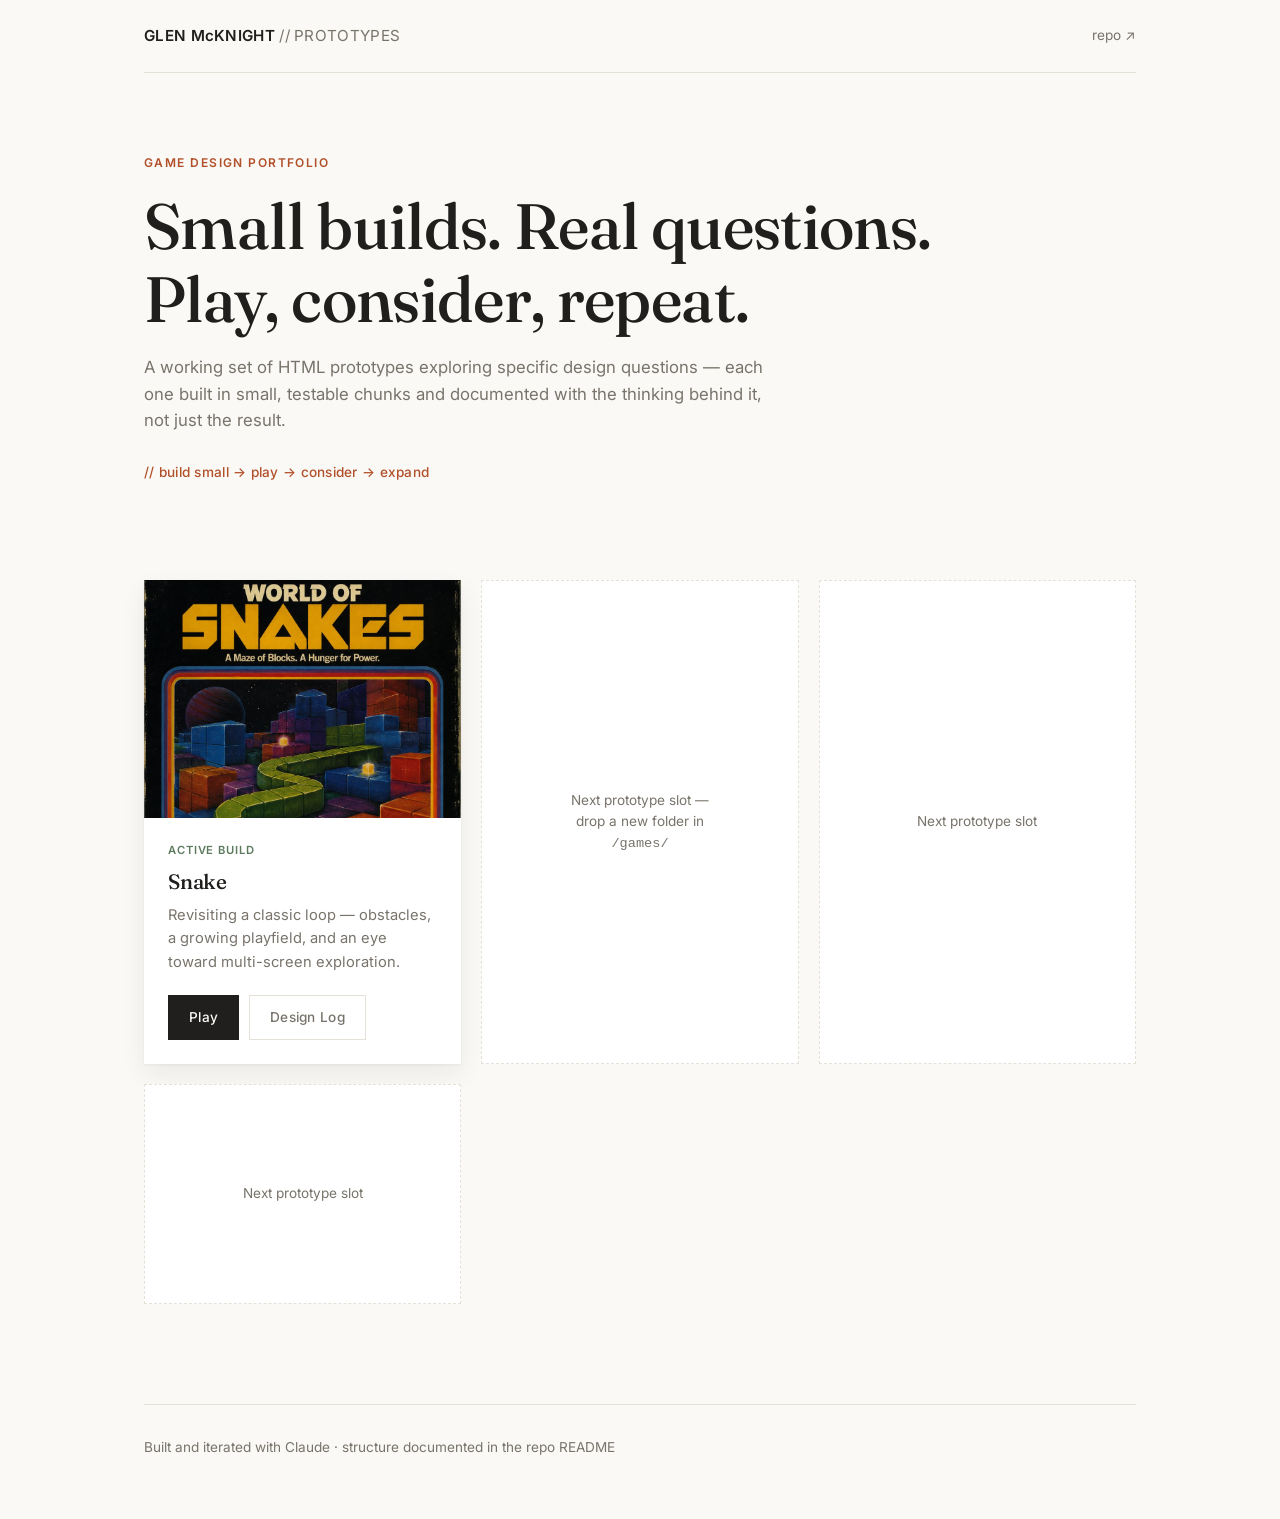
<file: index.html>
<!DOCTYPE html>
<html lang="en">
<head>
<meta charset="UTF-8">
<meta name="viewport" content="width=device-width, initial-scale=1.0">
<title>Glen McKnight — Game Design Prototypes</title>
<link rel="stylesheet" href="shared/style.css">
<style>
  .hero {
    padding: 72px 0 56px;
  }
  .hero h1 {
    font-size: clamp(2.4rem, 6vw, 4rem);
    margin-top: 16px;
  }
  .hero p.lede {
    font-family: var(--sans);
    font-size: 1.05rem;
    color: var(--text-dim);
    max-width: 620px;
    margin-top: 18px;
  }
  .philosophy {
    margin-top: 28px;
    font-family: var(--sans);
    font-weight: 500;
    font-size: 0.85rem;
    color: var(--accent);
    letter-spacing: 0.02em;
  }

  .grid {
    display: grid;
    grid-template-columns: repeat(auto-fill, minmax(280px, 1fr));
    gap: 20px;
    padding: 40px 0 20px;
  }

  .card {
    display: flex;
    flex-direction: column;
    padding: 0;
    overflow: hidden;
  }
  .card-image {
    display: block;
    width: 100%;
    aspect-ratio: 4 / 3;
    object-fit: cover;
    object-position: 50% 20%;
  }
  .card-body {
    flex: 1;
    display: flex;
    flex-direction: column;
    justify-content: space-between;
    padding: 24px;
  }
  .card .status {
    font-family: var(--sans);
    font-weight: 600;
    font-size: 0.7rem;
    letter-spacing: 0.08em;
    text-transform: uppercase;
    color: var(--ok);
    margin-bottom: 10px;
  }
  .card .status.dev { color: var(--accent); }
  .card .status.idea { color: var(--text-dim); }

  .card h2 {
    font-size: 1.3rem;
  }
  .card p.tagline {
    color: var(--text-dim);
    font-size: 0.92rem;
    margin: 10px 0 20px;
  }
  .card .links {
    display: flex;
    gap: 10px;
    flex-wrap: wrap;
  }

  .card.placeholder {
    border: 1px dashed var(--border);
    box-shadow: none;
    padding: 24px;
    min-height: 220px;
    align-items: center;
    justify-content: center;
    text-align: center;
    color: var(--text-dim);
    font-family: var(--sans);
    font-size: 0.85rem;
  }
  .card.placeholder:hover {
    box-shadow: none;
    transform: none;
  }
</style>
</head>
<body>
<div class="container">

  <nav class="site-nav">
    <div class="brand">GLEN McKNIGHT <span>// PROTOTYPES</span></div>
    <a class="back" href="https://github.com/glencmcknight/AIPrototypes">repo ↗</a>
  </nav>

  <section class="hero">
    <div class="eyebrow">Game Design Portfolio</div>
    <h1>Small builds. Real questions.<br>Play, consider, repeat.</h1>
    <p class="lede">
      A working set of HTML prototypes exploring specific design questions —
      each one built in small, testable chunks and documented with the
      thinking behind it, not just the result.
    </p>
    <div class="philosophy">// build small → play → consider → expand</div>
  </section>

  <section class="grid">

    <div class="panel card">
      <img class="card-image" src="games/snake/assets/hero.jpg" alt="World of Snakes retro box art">
      <div class="card-body">
        <div>
          <div class="status">Active build</div>
          <h2>Snake</h2>
          <p class="tagline">
            Revisiting a classic loop — obstacles, a growing playfield,
            and an eye toward multi-screen exploration.
          </p>
        </div>
        <div class="links">
          <a class="btn" href="games/snake/index.html">Play</a>
          <a class="btn ghost" href="games/snake/writeup.html">Design Log</a>
        </div>
      </div>
    </div>

    <div class="panel card placeholder">
      Next prototype slot —<br>drop a new folder in <code>/games/</code>
    </div>

    <div class="panel card placeholder">
      Next prototype slot
    </div>

    <div class="panel card placeholder">
      Next prototype slot
    </div>

  </section>

  <footer>
    Built and iterated with Claude · structure documented in the repo README
  </footer>

</div>
</body>
</html>
</file>
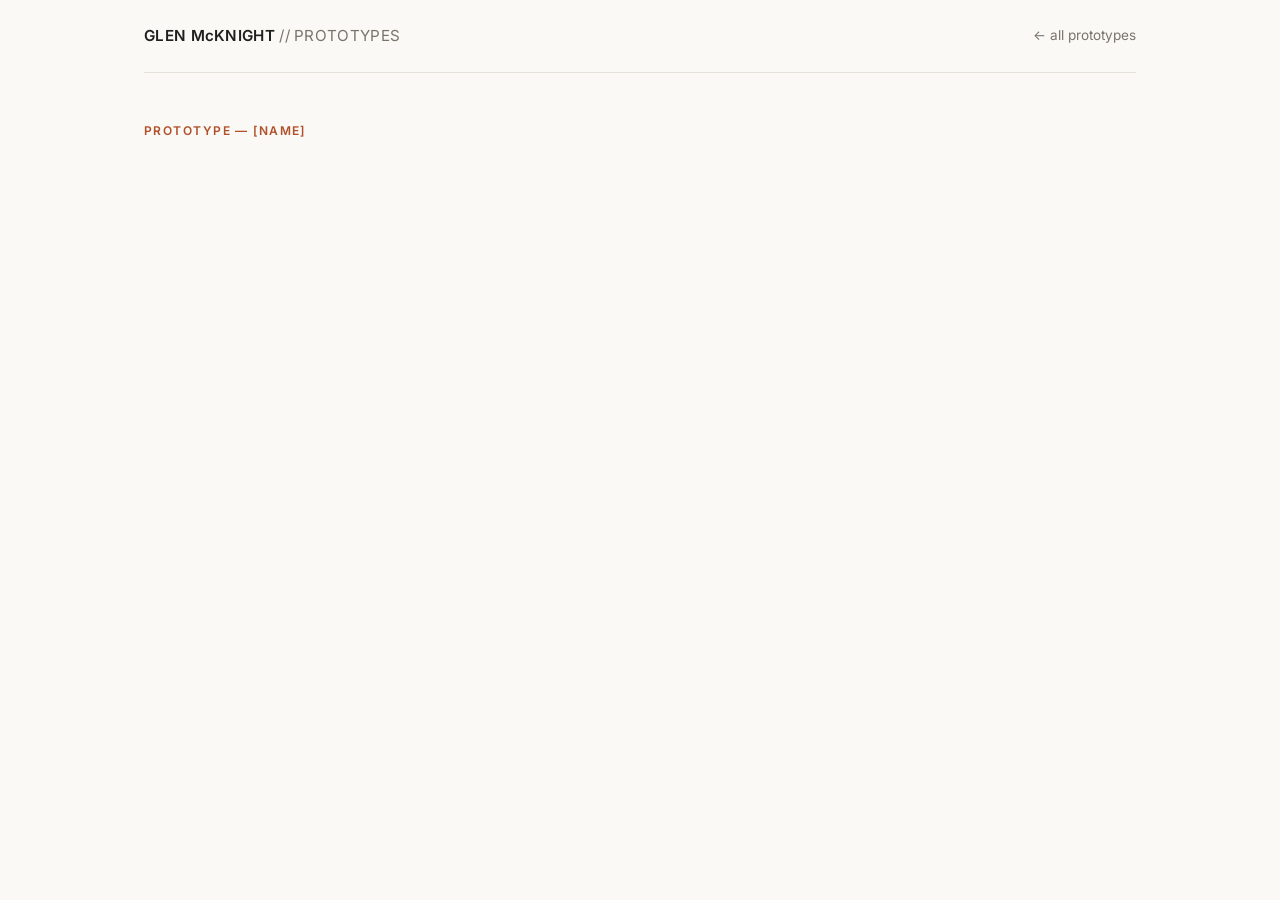
<file: games/_template/index.html>
<!DOCTYPE html>
<html lang="en">
<head>
<meta charset="UTF-8">
<meta name="viewport" content="width=device-width, initial-scale=1.0">
<title>Prototype Name</title>
<link rel="stylesheet" href="../../shared/style.css">
<style>
  .stage { padding: 40px 0; }
</style>
</head>
<body>
<div class="container">
  <nav class="site-nav">
    <div class="brand">GLEN McKNIGHT <span>// PROTOTYPES</span></div>
    <a class="back" href="../../index.html">← all prototypes</a>
  </nav>

  <div class="stage">
    <div class="eyebrow">Prototype — [Name]</div>
    <!-- Build the game here -->
  </div>
</div>
</body>
</html>
</file>
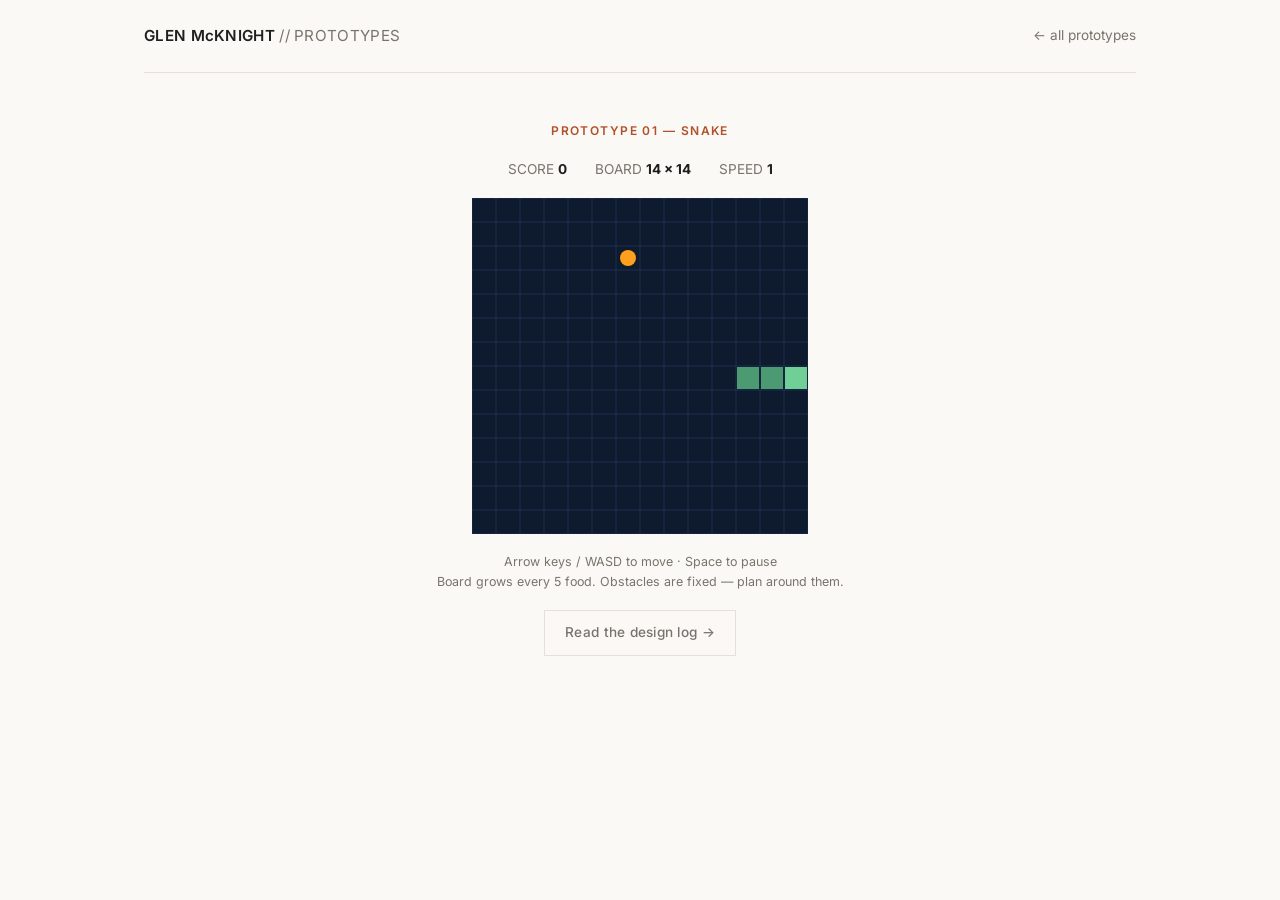
<file: games/snake/index.html>
<!DOCTYPE html>
<html lang="en">
<head>
<meta charset="UTF-8">
<meta name="viewport" content="width=device-width, initial-scale=1.0">
<title>Snake — Prototype</title>
<link rel="stylesheet" href="../../shared/style.css">
<style>
  .stage {
    padding: 40px 0 20px;
    display: flex;
    flex-direction: column;
    align-items: center;
    gap: 18px;
  }
  #gameCanvas {
    background: var(--ink);
    border: 1px solid var(--grid-line);
    image-rendering: pixelated;
    max-width: 100%;
  }
  .hud {
    display: flex;
    gap: 28px;
    font-family: var(--mono);
    font-size: 0.85rem;
    color: var(--text-dim);
  }
  .hud b { color: var(--text); }
  .controls {
    font-family: var(--mono);
    font-size: 0.78rem;
    color: var(--text-dim);
    text-align: center;
  }
  .overlay {
    position: fixed; inset: 0;
    background: rgba(14,26,46,0.85);
    display: none;
    align-items: center;
    justify-content: center;
    z-index: 10;
  }
  .overlay.show { display: flex; }
  .overlay .panel { text-align: center; max-width: 340px; }
  .overlay h2 { color: var(--accent); margin-bottom: 10px; }
  .overlay p { color: var(--text-dim); font-size: 0.9rem; margin: 10px 0 20px; }
</style>
</head>
<body>
<div class="container">
  <nav class="site-nav">
    <div class="brand">GLEN McKNIGHT <span>// PROTOTYPES</span></div>
    <a class="back" href="../../index.html">← all prototypes</a>
  </nav>

  <div class="stage">
    <div class="eyebrow">Prototype 01 — Snake</div>
    <div class="hud">
      <div>SCORE <b id="score">0</b></div>
      <div>BOARD <b id="boardSize">14 × 14</b></div>
      <div>SPEED <b id="speedTier">1</b></div>
    </div>
    <canvas id="gameCanvas"></canvas>
    <div class="controls">
      Arrow keys / WASD to move · Space to pause<br>
      Board grows every 5 food. Obstacles are fixed — plan around them.
    </div>
    <a class="btn ghost" href="writeup.html">Read the design log →</a>
  </div>
</div>

<div class="overlay" id="overlay">
  <div class="panel">
    <h2 id="overlayTitle">Paused</h2>
    <p id="overlayText">Press Space to resume.</p>
    <button class="btn" id="overlayBtn">Resume</button>
  </div>
</div>

<script>
/* ============================================================
   SNAKE PROTOTYPE
   Structure: tunable variables → construction → update loop
   ============================================================ */

// ---- Tunable variables ----
const CELL_SIZE = 24;
const START_GRID = 14;          // starting board is START_GRID x START_GRID cells
const MAX_GRID = 22;             // board stops growing here
const GROWTH_INTERVAL = 5;       // board grows every N food eaten
const BASE_TICK_MS = 140;        // starting step interval
const MIN_TICK_MS = 70;          // fastest the game will ever get
const SPEEDUP_PER_FOOD = 3;      // ms shaved off tick per food eaten
const OBSTACLE_DENSITY = 0.05;   // fraction of cells that become obstacles on growth

// ---- State ----
let gridSize, cellPx, snake, dir, nextDir, food, obstacles;
let score, tickMs, timer, paused, gameOver, foodEatenSinceGrowth;

const canvas = document.getElementById('gameCanvas');
const ctx = canvas.getContext('2d');
const scoreEl = document.getElementById('score');
const boardSizeEl = document.getElementById('boardSize');
const speedTierEl = document.getElementById('speedTier');
const overlay = document.getElementById('overlay');
const overlayTitle = document.getElementById('overlayTitle');
const overlayText = document.getElementById('overlayText');
const overlayBtn = document.getElementById('overlayBtn');

// ---- Construction ----
function init() {
  gridSize = START_GRID;
  cellPx = CELL_SIZE;
  resizeCanvas();

  const mid = Math.floor(gridSize / 2);
  snake = [{x: mid - 1, y: mid}, {x: mid - 2, y: mid}, {x: mid - 3, y: mid}];
  dir = {x: 1, y: 0};
  nextDir = {x: 1, y: 0};
  obstacles = [];
  score = 0;
  tickMs = BASE_TICK_MS;
  paused = false;
  gameOver = false;
  foodEatenSinceGrowth = 0;

  food = placeFood();
  updateHud();
  hideOverlay();

  if (timer) clearInterval(timer);
  timer = setInterval(update, tickMs);
}

function resizeCanvas() {
  canvas.width = gridSize * cellPx;
  canvas.height = gridSize * cellPx;
}

function resetTimer() {
  clearInterval(timer);
  timer = setInterval(update, tickMs);
}

// ---- Helpers ----
function placeFood() {
  let pos;
  do {
    pos = {x: rand(gridSize), y: rand(gridSize)};
  } while (occupied(pos));
  return pos;
}

function rand(n) { return Math.floor(Math.random() * n); }

function occupied(pos) {
  return snake.some(s => s.x === pos.x && s.y === pos.y) ||
         obstacles.some(o => o.x === pos.x && o.y === pos.y) ||
         (food && food.x === pos.x && food.y === pos.y);
}

function growBoard() {
  if (gridSize >= MAX_GRID) return;
  gridSize += 2;
  resizeCanvas();

  const newObstacleCount = Math.round(gridSize * gridSize * OBSTACLE_DENSITY);
  for (let i = 0; i < newObstacleCount; i++) {
    let pos;
    let attempts = 0;
    do {
      pos = {x: rand(gridSize), y: rand(gridSize)};
      attempts++;
    } while (occupied(pos) && attempts < 50);
    if (attempts < 50) obstacles.push(pos);
  }
}

// ---- Update loop ----
function update() {
  if (paused || gameOver) return;

  dir = nextDir;
  const head = {x: snake[0].x + dir.x, y: snake[0].y + dir.y};

  // wall collision
  if (head.x < 0 || head.y < 0 || head.x >= gridSize || head.y >= gridSize) {
    return endGame('Hit the edge.');
  }
  // self collision
  if (snake.some(s => s.x === head.x && s.y === head.y)) {
    return endGame('Ran into yourself.');
  }
  // obstacle collision
  if (obstacles.some(o => o.x === head.x && o.y === head.y)) {
    return endGame('Hit an obstacle.');
  }

  snake.unshift(head);

  if (head.x === food.x && head.y === food.y) {
    score++;
    foodEatenSinceGrowth++;
    tickMs = Math.max(MIN_TICK_MS, tickMs - SPEEDUP_PER_FOOD);
    resetTimer();

    if (foodEatenSinceGrowth >= GROWTH_INTERVAL) {
      foodEatenSinceGrowth = 0;
      growBoard();
    }
    food = placeFood();
    updateHud();
  } else {
    snake.pop();
  }

  render();
}

function endGame(reason) {
  gameOver = true;
  clearInterval(timer);
  overlayTitle.textContent = 'Run over';
  overlayText.textContent = reason + ' Score: ' + score + '. Press Space to try again.';
  overlayBtn.textContent = 'Try again';
  showOverlay();
}

function updateHud() {
  scoreEl.textContent = score;
  boardSizeEl.textContent = gridSize + ' × ' + gridSize;
  speedTierEl.textContent = Math.max(1, Math.round((BASE_TICK_MS - tickMs) / SPEEDUP_PER_FOOD / 5) + 1);
}

function showOverlay() { overlay.classList.add('show'); }
function hideOverlay() { overlay.classList.remove('show'); }

// ---- Render ----
function render() {
  ctx.fillStyle = '#0E1A2E';
  ctx.fillRect(0, 0, canvas.width, canvas.height);

  // grid
  ctx.strokeStyle = '#1C3153';
  ctx.lineWidth = 1;
  for (let i = 0; i <= gridSize; i++) {
    ctx.beginPath();
    ctx.moveTo(i * cellPx, 0);
    ctx.lineTo(i * cellPx, canvas.height);
    ctx.stroke();
    ctx.beginPath();
    ctx.moveTo(0, i * cellPx);
    ctx.lineTo(canvas.width, i * cellPx);
    ctx.stroke();
  }

  // obstacles
  ctx.fillStyle = '#24406A';
  obstacles.forEach(o => {
    ctx.fillRect(o.x * cellPx + 2, o.y * cellPx + 2, cellPx - 4, cellPx - 4);
  });

  // food
  ctx.fillStyle = '#FF9F1C';
  ctx.beginPath();
  ctx.arc(food.x * cellPx + cellPx / 2, food.y * cellPx + cellPx / 2, cellPx / 2 - 4, 0, Math.PI * 2);
  ctx.fill();

  // snake
  snake.forEach((seg, i) => {
    ctx.fillStyle = i === 0 ? '#6FCF97' : '#4C9A72';
    ctx.fillRect(seg.x * cellPx + 1, seg.y * cellPx + 1, cellPx - 2, cellPx - 2);
  });
}

// ---- Input ----
window.addEventListener('keydown', (e) => {
  const key = e.key.toLowerCase();
  if (key === ' ') {
    e.preventDefault();
    if (gameOver) { init(); return; }
    paused = !paused;
    if (paused) {
      overlayTitle.textContent = 'Paused';
      overlayText.textContent = 'Press Space to resume.';
      overlayBtn.textContent = 'Resume';
      showOverlay();
    } else {
      hideOverlay();
    }
    return;
  }

  const map = {
    arrowup: {x:0,y:-1}, w: {x:0,y:-1},
    arrowdown: {x:0,y:1}, s: {x:0,y:1},
    arrowleft: {x:-1,y:0}, a: {x:-1,y:0},
    arrowright: {x:1,y:0}, d: {x:1,y:0},
  };
  const d = map[key];
  if (!d) return;
  // prevent instant reversal
  if (d.x === -dir.x && d.y === -dir.y) return;
  nextDir = d;
});

overlayBtn.addEventListener('click', () => {
  if (gameOver) { init(); return; }
  paused = false;
  hideOverlay();
});

init();
render();
</script>
</body>
</html>
</file>
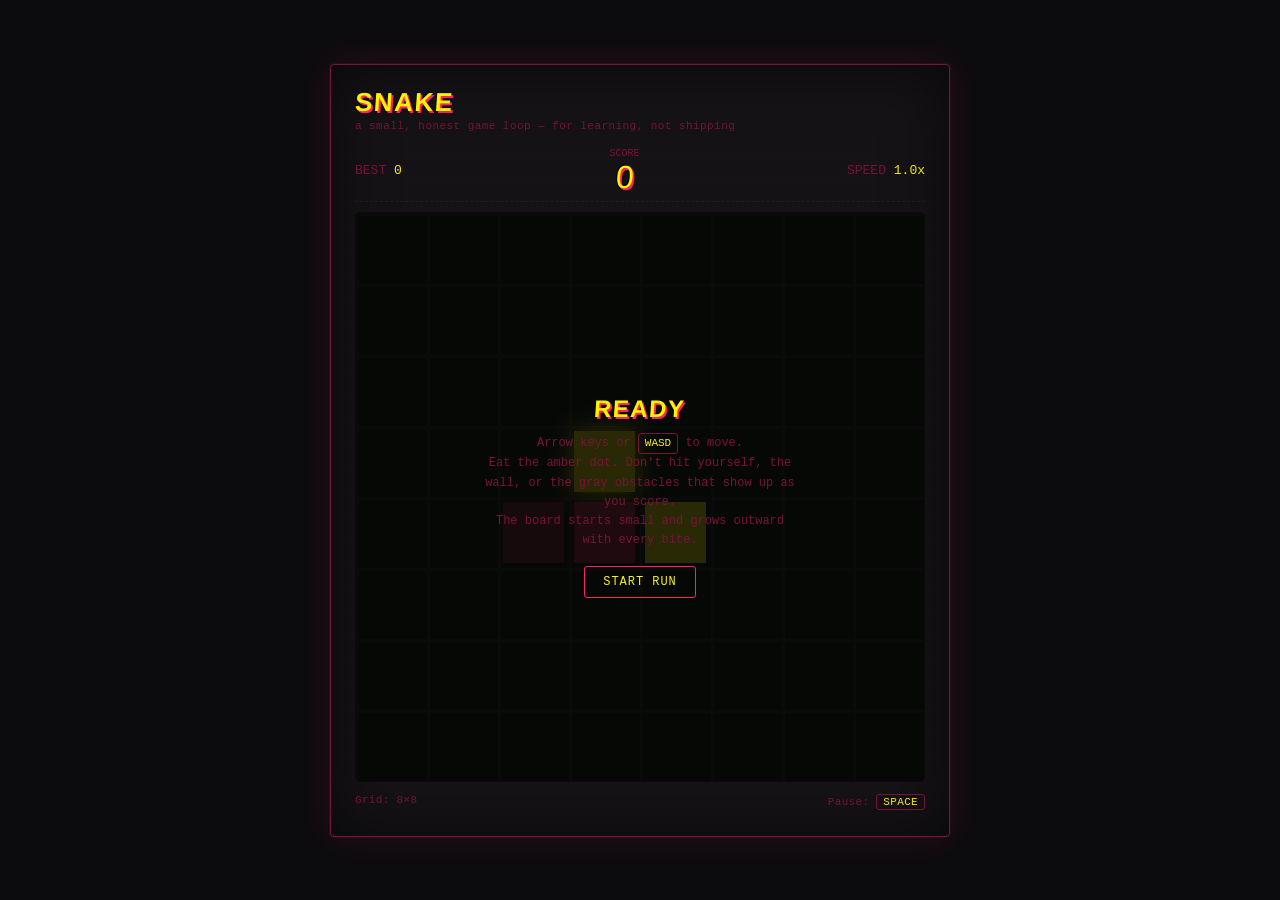
<file: Snake/snake.html>
<!DOCTYPE html>
<html lang="en">
<head>
<meta charset="UTF-8">
<title>SNAKE // terminal prototype</title>
<style>
  :root{
    --bg: #0c0c0e;
    --panel: #151316;
    --grid-line: #2a1620;
    --phosphor: #ff1f6d;
    --phosphor-dim: #7a1338;
    --phosphor-bright: #fff200;
    --amber: #fff200;
    --danger: #ff2b2b;
    --font-mono: 'Courier New', ui-monospace, Menlo, Consolas, monospace;
    --font-punk: 'Arial Black', 'Impact', Haettenschweiler, sans-serif;

    /* One tunable color per tetromino obstacle shape - tweak freely. */
    --tetromino-i: #4dd9ff;
    --tetromino-o: #ffe14d;
    --tetromino-t: #b26bff;
    --tetromino-s: #6bff8f;
    --tetromino-z: #ff5c5c;
    --tetromino-j: #5c8fff;
    --tetromino-l: #ff9f40;
  }
  * { box-sizing: border-box; }
  html, body{
    margin:0; padding:0; background: var(--bg); color: var(--phosphor);
    font-family: var(--font-mono); min-height: 100%;
    display:flex; align-items:center; justify-content:center;
  }
  .terminal{
    position:relative; width: 620px; max-width: 94vw;
    padding: 22px 24px 26px; background: var(--panel);
    border: 1px solid var(--phosphor-dim); border-radius: 4px;
    box-shadow: 0 0 0 1px rgba(255,31,109,0.08), 0 0 40px rgba(255,31,109,0.12), inset 0 0 60px rgba(0,0,0,0.6);
  }
  .terminal::before{
    content:""; position:absolute; inset:0; pointer-events:none;
    background: repeating-linear-gradient(to bottom, rgba(0,0,0,0) 0px, rgba(0,0,0,0) 2px, rgba(0,0,0,0.18) 3px);
    border-radius: 4px; mix-blend-mode: multiply;
  }
  h1{ margin: 0 0 2px; font-family: var(--font-punk); font-size: 26px; letter-spacing: 0.06em; color: var(--phosphor-bright); text-shadow: 2px 2px 0 var(--phosphor), -1px -1px 0 rgba(0,0,0,0.6); transform: skew(-4deg); }
  .subtitle{ font-size: 11px; color: var(--phosphor-dim); margin-bottom: 16px; letter-spacing: 0.04em; }
  .hud{ display:flex; justify-content:space-between; align-items:center; font-size: 13px; margin-bottom: 10px; padding-bottom: 8px; border-bottom: 1px dashed var(--grid-line); }
  .hud span.label{ color: var(--phosphor-dim); }
  .hud span.value{ color: var(--phosphor-bright); }
  #best.value{ color: var(--amber); }
  .score-block{ display:flex; flex-direction:column; align-items:center; gap: 2px; }
  .score-block .label{ font-size: 10px; }
  .score-value{
    font-family: var(--font-punk); font-size: 32px; line-height:1; color: var(--phosphor-bright);
    text-shadow: 2px 2px 0 var(--phosphor), -1px -1px 0 rgba(0,0,0,0.6); transform: skew(-4deg);
  }
  canvas{
    display:block; width: 100%; aspect-ratio: 1 / 1;
    background-color: #060906;
    border: 1px solid var(--grid-line); border-radius: 2px; image-rendering: pixelated;
  }
  .footline{ display:flex; justify-content:space-between; margin-top: 12px; font-size: 11px; color: var(--phosphor-dim); letter-spacing: 0.03em; }
  .overlay{
    position:absolute; inset: 0; display:none; align-items:center; justify-content:center;
    flex-direction:column; gap: 10px; background: rgba(6,9,6,0.86); border-radius: 4px; text-align:center; padding: 20px;
  }
  .overlay.show{ display:flex; }
  .overlay h2{
    margin:0; font-family: var(--font-punk); font-size: 24px; letter-spacing:0.06em; color: var(--danger);
    text-shadow: 2px 2px 0 var(--phosphor-dim), -1px -1px 0 rgba(0,0,0,0.6); transform: skew(-4deg);
  }
  .overlay.start h2{ color: var(--phosphor-bright); text-shadow: 2px 2px 0 var(--phosphor), -1px -1px 0 rgba(0,0,0,0.6); }
  .overlay p{ margin:0; font-size: 12px; color: var(--phosphor-dim); max-width: 320px; line-height:1.6; }
  .key{ display:inline-block; border: 1px solid var(--phosphor-dim); border-radius: 3px; padding: 1px 6px; color: var(--phosphor-bright); font-size: 11px; }
  button.go{
    margin-top: 6px; background: transparent; border: 1px solid var(--phosphor); color: var(--phosphor-bright);
    font-family: var(--font-mono); letter-spacing: 0.08em; font-size: 12px; padding: 8px 18px; border-radius: 3px; cursor: pointer; text-transform: uppercase;
  }
  button.go:hover{ background: rgba(255,31,109,0.15); box-shadow: 0 0 12px rgba(255,31,109,0.35); }
  @media (max-width: 480px){ h1{ font-size:18px; } .hud{ font-size: 12px; } }
</style>
</head>
<body>

<div class="terminal">
  <h1>SNAKE</h1>
  <div class="subtitle">a small, honest game loop &mdash; for learning, not shipping</div>

  <div class="hud">
    <div><span class="label">BEST </span><span class="value" id="best">0</span></div>
    <div class="score-block"><span class="label">SCORE</span><span class="score-value" id="score">0</span></div>
    <div><span class="label">SPEED </span><span class="value" id="speed">1.0x</span></div>
  </div>

  <div style="position:relative;">
    <canvas id="board" width="392" height="392"></canvas>

    <div class="overlay start show" id="startOverlay">
      <h2>READY</h2>
      <p>Arrow keys or <span class="key">WASD</span> to move.<br>Eat the amber dot. Don't hit yourself, the wall, or the gray obstacles that show up as you score.<br>The board starts small and grows outward with every bite.</p>
      <button class="go" id="startBtn">Start Run</button>
    </div>

    <div class="overlay" id="deathOverlay">
      <h2>RUN ENDED</h2>
      <p id="deathReason">You collided with something.</p>
      <button class="go" id="retryBtn">Try Again</button>
    </div>
  </div>

  <div class="footline">
    <span>Grid: <span id="gridInfo">14&times;14</span></span>
    <span>Pause: <span class="key">SPACE</span></span>
  </div>
</div>

<script>
/* =========================================================================
   SNAKE - a deliberately over-commented reference implementation.

   Why over-commented? Because the point of this file isn't just "a game,"
   it's a map you can hold up against Godot / Unity / Unreal later and go
   "oh, THIS part is _process(), THIS part is an input map, THIS part is
   a collision check." The vocabulary changes between engines; the shape
   of the problem does not.

   Six systems, present in nearly every 2D game you'll ever prototype:
     1. CONFIG    - tunable numbers, kept separate from logic
     2. STATE     - the data that fully describes "what's happening now"
     3. AUDIO     - sound generation, triggered as a side effect of state
                    changes (see the playXSfx() calls sprinkled through UPDATE)
     4. INPUT     - reading intent, decoupled from actually moving
     5. UPDATE    - turning input + time into new state (the game loop)
     6. RENDER    - drawing the current state, and only the current state
   ========================================================================= */

// ---- 1. CONFIG -----------------------------------------------------------
// GRID_SIZE is a `let`, not a `const`: the board starts small and grows
// as the game is played (see growGrid, in UPDATE), so it's the one CONFIG
// value that changes during a run instead of staying fixed.
let GRID_SIZE = 8;
const STARTING_GRID_SIZE = 8;

// Every time food is eaten, the board grows by this many cells total -
// split evenly between the two sides of each axis (see growGrid) so it
// expands outward symmetrically instead of just to the bottom-right.
const GRID_GROWTH_PER_FOOD = 2;

const CELL           = 28;
const START_LENGTH   = 3;
const BASE_TICK_MS   = 160;
const SPEEDUP_EVERY  = 5;
const SPEEDUP_FACTOR = 0.92;
const MIN_TICK_MS    = 60;

const OBSTACLE_HEAD_MARGIN = 3;   // obstacles can't spawn within this many cells of the head
const MAX_OBSTACLE_ATTEMPTS = 200; // give up looking for a spot if the board's too crowded
const OBSTACLES_INCREASE_EVERY = 5; // one more obstacle spawns per eat every N points scored

const canvas = document.getElementById('board');
const ctx = canvas.getContext('2d');

// Resizes the canvas element to match the current GRID_SIZE and keeps the
// footline label in sync. The canvas's on-screen CSS size stays fixed
// (see the `canvas` rule in <style>), so raising its pixel resolution here
// makes each cell render smaller without moving anything - that's the
// "camera zooming out" effect growGrid relies on.
function syncCanvasSize(){
  canvas.width = GRID_SIZE * CELL;
  canvas.height = GRID_SIZE * CELL;
  document.getElementById('gridInfo').textContent = GRID_SIZE + '\u00d7' + GRID_SIZE;
}

syncCanvasSize();

const rootStyle = getComputedStyle(document.documentElement);
const GRID_LINE_COLOR = rootStyle.getPropertyValue('--grid-line').trim();
const SNAKE_HEAD_COLOR = rootStyle.getPropertyValue('--phosphor-bright').trim();
const SNAKE_BODY_COLOR = rootStyle.getPropertyValue('--phosphor').trim();
const FOOD_COLOR = rootStyle.getPropertyValue('--amber').trim();

// One color per tetromino shape, read from the tunable CSS variables above.
const TETROMINO_COLORS = {
  I: rootStyle.getPropertyValue('--tetromino-i').trim(),
  O: rootStyle.getPropertyValue('--tetromino-o').trim(),
  T: rootStyle.getPropertyValue('--tetromino-t').trim(),
  S: rootStyle.getPropertyValue('--tetromino-s').trim(),
  Z: rootStyle.getPropertyValue('--tetromino-z').trim(),
  J: rootStyle.getPropertyValue('--tetromino-j').trim(),
  L: rootStyle.getPropertyValue('--tetromino-l').trim(),
};

// Used by RENDER to fade the snake's body toward its tail; lives here next
// to the color constants it operates on.
function withAlpha(hexColor, alpha){
  const hex = hexColor.replace('#', '');
  const r = parseInt(hex.substring(0, 2), 16);
  const g = parseInt(hex.substring(2, 4), 16);
  const b = parseInt(hex.substring(4, 6), 16);
  return 'rgba(' + r + ',' + g + ',' + b + ',' + alpha + ')';
}

const scoreEl = document.getElementById('score');
const bestEl  = document.getElementById('best');
const speedEl = document.getElementById('speed');
const startOverlay = document.getElementById('startOverlay');
const deathOverlay = document.getElementById('deathOverlay');
const deathReason  = document.getElementById('deathReason');

let best = 0;

// ---- 2. STATE --------------------------------------------------------------
let state = null;

function makeInitialState(){
  const mid = Math.floor(GRID_SIZE / 2);
  const snake = [];
  for (let i = 0; i < START_LENGTH; i++){
    snake.push({ x: mid - i, y: mid });
  }
  const obstacles = []; // each entry is { shape, cells }: shape is one of
                         // I/O/T/S/Z/J/L (picks its render color), cells is
                         // that tetromino's 4 {x,y} points
  return {
    snake,
    dir: { x: 1, y: 0 },
    queuedDir: { x: 1, y: 0 },
    obstacles,
    food: spawnFood(snake, obstacles),
    score: 0,
    tickMs: BASE_TICK_MS,
    running: false,
    gameOver: false,
    paused: false,
  };
}

// Two small point-comparison helpers, shared by every "is this cell already
// taken?" check below (food spawning, obstacle spawning, and collisions).
function sameCell(a, b){
  return a.x === b.x && a.y === b.y;
}

function pointInList(cells, point){
  return cells.some(function(cell){ return sameCell(cell, point); });
}

// gameTick uses this to check whether the snake ran into itself.
function pointOnSnake(snake, point){
  return pointInList(snake, point);
}

// Obstacles are stored as { shape, cells } so RENDER can look up each
// shape's color; this flattens them back down to a plain list of cells for
// the overlap checks (food spawning, obstacle spawning, and collisions).
function allObstacleCells(obstacles){
  return obstacles.flatMap(function(obstacle){ return obstacle.cells; });
}

function spawnFood(snake, obstacles){
  const obstacleCells = allObstacleCells(obstacles);
  while (true){
    const candidate = {
      x: Math.floor(Math.random() * GRID_SIZE),
      y: Math.floor(Math.random() * GRID_SIZE),
    };
    if (!pointOnSnake(snake, candidate) && !pointInList(obstacleCells, candidate)){
      return candidate;
    }
  }
}

// The 7 classic tetromino shapes, each as 4 {x,y} cells in their "spawn"
// orientation (the same shapes/orientations Tetris itself starts pieces in).
// spawnObstacle() below picks one at random and rotates it 0-3 times before
// dropping it on the board.
const TETROMINO_SHAPES = {
  I: [{ x: 0, y: 0 }, { x: 1, y: 0 }, { x: 2, y: 0 }, { x: 3, y: 0 }],
  O: [{ x: 0, y: 0 }, { x: 1, y: 0 }, { x: 0, y: 1 }, { x: 1, y: 1 }],
  T: [{ x: 0, y: 0 }, { x: 1, y: 0 }, { x: 2, y: 0 }, { x: 1, y: 1 }],
  S: [{ x: 1, y: 0 }, { x: 2, y: 0 }, { x: 0, y: 1 }, { x: 1, y: 1 }],
  Z: [{ x: 0, y: 0 }, { x: 1, y: 0 }, { x: 1, y: 1 }, { x: 2, y: 1 }],
  J: [{ x: 0, y: 0 }, { x: 0, y: 1 }, { x: 1, y: 1 }, { x: 2, y: 1 }],
  L: [{ x: 2, y: 0 }, { x: 0, y: 1 }, { x: 1, y: 1 }, { x: 2, y: 1 }],
};

// Rotates a shape 90° clockwise around the origin, then shifts it back so
// its top-left corner sits at (0,0) again - otherwise repeated rotations
// would drift into negative coordinates.
function rotateShapeOnce(cells){
  const rotated = cells.map(function(c){ return { x: -c.y, y: c.x }; });
  const minX = Math.min.apply(null, rotated.map(function(c){ return c.x; }));
  const minY = Math.min.apply(null, rotated.map(function(c){ return c.y; }));
  return rotated.map(function(c){ return { x: c.x - minX, y: c.y - minY }; });
}

function randomlyRotatedShape(baseCells){
  const quarterTurns = Math.floor(Math.random() * 4); // 0-3, i.e. 0/90/180/270 degrees
  let cells = baseCells;
  for (let i = 0; i < quarterTurns; i++){
    cells = rotateShapeOnce(cells);
  }
  return cells;
}

// Picks a random tetromino shape, rotates it randomly, then keeps re-rolling
// a random position on the board until it finds one that clears the snake,
// the food, and every existing obstacle - including a safety margin around
// the snake's head so a new obstacle can never spawn somewhere unavoidable.
// Returns null if the board is too crowded to find a spot in time, in which
// case the caller just skips adding one this round.
function spawnObstacle(currentState){
  const head = currentState.snake[0];
  const obstacleCells = allObstacleCells(currentState.obstacles);
  const shapeNames = Object.keys(TETROMINO_SHAPES);

  function tooCloseToHead(cell){
    const distance = Math.max(Math.abs(cell.x - head.x), Math.abs(cell.y - head.y));
    return distance <= OBSTACLE_HEAD_MARGIN;
  }

  function isBlocked(cell){
    return tooCloseToHead(cell) ||
      pointOnSnake(currentState.snake, cell) ||
      sameCell(cell, currentState.food) ||
      pointInList(obstacleCells, cell);
  }

  for (let attempt = 0; attempt < MAX_OBSTACLE_ATTEMPTS; attempt++){
    const shapeName = shapeNames[Math.floor(Math.random() * shapeNames.length)];
    const shape = randomlyRotatedShape(TETROMINO_SHAPES[shapeName]);
    const width = Math.max.apply(null, shape.map(function(c){ return c.x; })) + 1;
    const height = Math.max.apply(null, shape.map(function(c){ return c.y; })) + 1;

    const originX = Math.floor(Math.random() * (GRID_SIZE - width + 1));
    const originY = Math.floor(Math.random() * (GRID_SIZE - height + 1));
    const cells = shape.map(function(c){ return { x: originX + c.x, y: originY + c.y }; });

    if (!cells.some(isBlocked)) return { shape: shapeName, cells: cells };
  }
  return null;
}

// ---- 3. AUDIO (synthesized SFX, no external files) -----------------------
let audioCtx = null;

function getAudioCtx(){
  if (!audioCtx) audioCtx = new (window.AudioContext || window.webkitAudioContext)();
  if (audioCtx.state === 'suspended') audioCtx.resume();
  return audioCtx;
}

// A tanh waveshaper is a cheap, convincing stand-in for the fuzz/distortion
// pedals that give punk guitar its snarl. The curve only depends on `amount`,
// and we only ever call this with a handful of fixed amounts, so cache each
// curve the first time it's built instead of recomputing 4096 tanh() calls
// on every single SFX trigger.
const distortionCurveCache = new Map();

function getDistortionCurve(amount){
  if (!distortionCurveCache.has(amount)){
    const n = 4096;
    const curve = new Float32Array(n);
    for (let i = 0; i < n; i++){
      const x = (i * 2) / n - 1;
      curve[i] = Math.tanh(x * amount);
    }
    distortionCurveCache.set(amount, curve);
  }
  return distortionCurveCache.get(amount);
}

function makeDistortion(amount){
  const shaper = getAudioCtx().createWaveShaper();
  shaper.curve = getDistortionCurve(amount);
  shaper.oversample = '4x';
  return shaper;
}

function playTone(freq, duration, opts){
  opts = opts || {};
  const ctxA = getAudioCtx();
  const now = ctxA.currentTime;
  const osc = ctxA.createOscillator();
  const gain = ctxA.createGain();

  osc.type = opts.type || 'square';
  osc.frequency.setValueAtTime(freq, now);
  if (opts.glideTo){
    osc.frequency.exponentialRampToValueAtTime(opts.glideTo, now + duration);
  }

  const peak = opts.gain != null ? opts.gain : 0.2;
  gain.gain.setValueAtTime(0.0001, now);
  gain.gain.exponentialRampToValueAtTime(peak, now + 0.006);
  gain.gain.exponentialRampToValueAtTime(0.0001, now + duration);

  if (opts.distort){
    const shaper = makeDistortion(opts.distort);
    osc.connect(shaper);
    shaper.connect(gain);
  } else {
    osc.connect(gain);
  }
  gain.connect(ctxA.destination);

  osc.start(now);
  osc.stop(now + duration + 0.02);
}

// Every noise burst plays a slice of one shared buffer of white noise,
// generated once on first use, instead of allocating and re-randomizing a
// fresh buffer on every eat/death sound. `NOISE_BUFFER_SECONDS` just needs
// to be at least as long as the longest burst we ever play.
const NOISE_BUFFER_SECONDS = 1;
let noiseBuffer = null;

function getNoiseBuffer(ctxA){
  if (!noiseBuffer){
    const length = Math.floor(ctxA.sampleRate * NOISE_BUFFER_SECONDS);
    noiseBuffer = ctxA.createBuffer(1, length, ctxA.sampleRate);
    const data = noiseBuffer.getChannelData(0);
    for (let i = 0; i < length; i++){
      data[i] = Math.random() * 2 - 1;
    }
  }
  return noiseBuffer;
}

function playNoiseBurst(duration, opts){
  opts = opts || {};
  const ctxA = getAudioCtx();
  const now = ctxA.currentTime;

  const src = ctxA.createBufferSource();
  src.buffer = getNoiseBuffer(ctxA);

  const filter = ctxA.createBiquadFilter();
  filter.type = opts.filterType || 'lowpass';
  filter.frequency.setValueAtTime(opts.filterFreqStart || 4000, now);
  if (opts.filterFreqEnd != null){
    filter.frequency.exponentialRampToValueAtTime(opts.filterFreqEnd, now + duration);
  }

  const gain = ctxA.createGain();
  const peak = opts.gain != null ? opts.gain : 0.3;
  gain.gain.setValueAtTime(peak, now);
  gain.gain.exponentialRampToValueAtTime(0.0001, now + duration);

  src.connect(filter);
  filter.connect(gain);
  gain.connect(ctxA.destination);

  // `duration` here (the 3rd start() arg) plays only a slice of the shared
  // buffer, even though the buffer itself is a full second long.
  src.start(now, 0, duration);
  src.stop(now + duration + 0.02);
}

// Plays a melody: one entry of `notes` every `spacingMs`, each rendered by
// playTone() for `duration` seconds. `makeOpts(freq, i)` returns the
// playTone() options for that note, so eat/death can each vary gain, pitch
// glide, etc. per note while sharing the same scheduling mechanics.
function playNoteSequence(notes, spacingMs, duration, makeOpts){
  notes.forEach(function(freq, i){
    setTimeout(function(){
      playTone(freq, duration, makeOpts(freq, i));
    }, i * spacingMs);
  });
}

function playMoveSfx(){
  playTone(160 + Math.random() * 40, 0.035, { type: 'square', gain: 0.05 });
}

function playEatSfx(){
  // bright ascending triad (C5-E5-A5), each note punchier than the last
  playNoteSequence([523.25, 659.25, 880], 55, 0.09, function(freq, i){
    return { type: 'square', gain: 0.16 + i * 0.04, distort: 5 };
  });
  // high shimmer on top for extra sparkle
  setTimeout(function(){
    playNoiseBurst(0.1, { gain: 0.12, filterType: 'highpass', filterFreqStart: 6000, filterFreqEnd: 9000 });
  }, 150);
}

function playStartSfx(){
  playTone(110,    0.25, { type: 'sawtooth', gain: 0.22, distort: 6 });
  playTone(164.81, 0.25, { type: 'sawtooth', gain: 0.16, distort: 6 });
}

function playDeathSfx(){
  playNoiseBurst(0.4, { gain: 0.28, filterFreqStart: 3500, filterFreqEnd: 200 });

  // extended 3-note descending "sad trombone" failure motif, each note
  // sagging further downward as it decays
  playNoteSequence([220, 174.61, 110], 170, 0.32, function(freq){
    return { type: 'sawtooth', gain: 0.22, distort: 8, glideTo: freq * 0.7 };
  });
}

// ---- 4. INPUT ------------------------------------------------------------
const DIRS = {
  ArrowUp:    { x: 0, y: -1 }, w: { x: 0, y: -1 },
  ArrowDown:  { x: 0, y: 1 },  s: { x: 0, y: 1 },
  ArrowLeft:  { x: -1, y: 0 }, a: { x: -1, y: 0 },
  ArrowRight: { x: 1, y: 0 },  d: { x: 1, y: 0 },
};

window.addEventListener('keydown', function(e){
  if (e.key === ' '){
    e.preventDefault();
    togglePause();
    return;
  }
  const wanted = DIRS[e.key] || DIRS[e.key.toLowerCase()];
  if (!wanted) return;

  if (state && state.gameOver){
    e.preventDefault();
    startRun();
    return;
  }
  if (!state || !state.running || state.paused) return;

  const isReversal = wanted.x === -state.dir.x && wanted.y === -state.dir.y;
  if (!isReversal){
    state.queuedDir = wanted;
    e.preventDefault();
  }
});

function togglePause(){
  if (!state || !state.running || state.gameOver) return;
  state.paused = !state.paused;
}

// ---- 5. UPDATE (the game loop) -------------------------------------------

// Called each time food is eaten. Adds GRID_GROWTH_PER_FOOD cells to the
// board and pushes every existing snake segment and obstacle cell outward
// by half that amount on both axes, so the whole layout stays exactly
// where it was relative to itself - only new empty space appears around
// the edges. (state.food isn't shifted: it's about to be replaced by a
// fresh spawnFood() call using the new, larger GRID_SIZE anyway.)
function growGrid(){
  const pad = GRID_GROWTH_PER_FOOD / 2;
  function pushOutward(cell){ cell.x += pad; cell.y += pad; }

  state.snake.forEach(pushOutward);
  state.obstacles.forEach(function(obstacle){ obstacle.cells.forEach(pushOutward); });

  GRID_SIZE += GRID_GROWTH_PER_FOOD;
  syncCanvasSize();
}

// How many obstacles to drop per food eaten at a given score: starts at 1,
// then gains one more every OBSTACLES_INCREASE_EVERY points.
function obstaclesPerEat(score){
  return 1 + Math.floor(score / OBSTACLES_INCREASE_EVERY);
}

let tickHandle = null;

function scheduleNextTick(){
  clearTimeout(tickHandle);
  tickHandle = setTimeout(gameTick, state.tickMs);
}

function gameTick(){
  if (!state.running || state.gameOver){ return; }
  if (state.paused){ scheduleNextTick(); return; }

  state.dir = state.queuedDir;

  const head = state.snake[0];
  const newHead = { x: head.x + state.dir.x, y: head.y + state.dir.y };

  const hitWall = newHead.x < 0 || newHead.x >= GRID_SIZE || newHead.y < 0 || newHead.y >= GRID_SIZE;
  const hitSelf = pointOnSnake(state.snake, newHead);
  const hitObstacle = pointInList(allObstacleCells(state.obstacles), newHead);

  if (hitWall || hitSelf || hitObstacle){
    let reason = 'You ran into the wall.';
    if (hitSelf) reason = 'You ran into your own tail.';
    if (hitObstacle) reason = 'You hit an obstacle.';
    endGame(reason);
    return;
  }

  state.snake.unshift(newHead);

  const ateFood = newHead.x === state.food.x && newHead.y === state.food.y;
  if (ateFood){
    state.score += 1;
    scoreEl.textContent = state.score;
    growGrid();
    state.food = spawnFood(state.snake, state.obstacles);
    playEatSfx(); // AUDIO reacting to this state transition

    if (state.score % SPEEDUP_EVERY === 0){
      state.tickMs = Math.max(MIN_TICK_MS, Math.round(state.tickMs * SPEEDUP_FACTOR));
      speedEl.textContent = (BASE_TICK_MS / state.tickMs).toFixed(1) + 'x';
    }

    for (let i = 0; i < obstaclesPerEat(state.score); i++){
      const obstacle = spawnObstacle(state);
      if (obstacle) state.obstacles.push(obstacle);
    }
  } else {
    state.snake.pop();
    playMoveSfx(); // AUDIO reacting to this state transition
  }

  scheduleNextTick();
}

function endGame(reason){
  state.running = false;
  state.gameOver = true;
  best = Math.max(best, state.score);
  bestEl.textContent = best;
  deathReason.textContent = reason;
  deathOverlay.classList.add('show');
  playDeathSfx(); // AUDIO reacting to this state transition
}

function startRun(){
  GRID_SIZE = STARTING_GRID_SIZE;
  syncCanvasSize();
  state = makeInitialState();
  state.running = true;
  scoreEl.textContent = 0;
  speedEl.textContent = '1.0x';
  startOverlay.classList.remove('show');
  deathOverlay.classList.remove('show');
  playStartSfx(); // AUDIO reacting to this state transition
  scheduleNextTick();
  requestAnimationFrame(renderLoop);
}

document.getElementById('startBtn').addEventListener('click', startRun);
document.getElementById('retryBtn').addEventListener('click', startRun);

// ---- 6. RENDER -------------------------------------------------------------
function renderLoop(){
  draw();
  if (state && state.running){
    requestAnimationFrame(renderLoop);
  }
}

function draw(){
  ctx.clearRect(0, 0, canvas.width, canvas.height);
  drawGrid();
  if (!state) return;

  state.obstacles.forEach(function(obstacle){
    const color = TETROMINO_COLORS[obstacle.shape];
    obstacle.cells.forEach(function(cell){ drawCell(cell.x, cell.y, color, false); });
  });

  drawCell(state.food.x, state.food.y, FOOD_COLOR, true);

  state.snake.forEach(function(seg, i){
    const isHead = i === 0;
    const t = i / Math.max(1, state.snake.length - 1);
    const alpha = 1 - t * 0.55;
    const color = isHead ? SNAKE_HEAD_COLOR : withAlpha(SNAKE_BODY_COLOR, alpha);
    drawCell(seg.x, seg.y, color, false);
  });
}

// Drawn in canvas (not a CSS background) so the lines land exactly on cell
// boundaries using the same GRID_SIZE/CELL math as the snake and food -
// a CSS grid image is tiled independently and drifts out of alignment
// whenever the canvas gets stretched to fit its container.
function drawGrid(){
  ctx.strokeStyle = GRID_LINE_COLOR;
  ctx.lineWidth = 1;
  ctx.beginPath();
  for (let i = 0; i <= GRID_SIZE; i++){
    const p = i * CELL + 0.5;
    ctx.moveTo(p, 0);
    ctx.lineTo(p, canvas.height);
    ctx.moveTo(0, p);
    ctx.lineTo(canvas.width, p);
  }
  ctx.stroke();
}

function drawCell(gx, gy, color, glow){
  const x = gx * CELL, y = gy * CELL;
  ctx.fillStyle = color;
  if (glow){
    ctx.shadowColor = color;
    ctx.shadowBlur = 10;
  } else {
    ctx.shadowBlur = 0;
  }
  const pad = 2;
  ctx.fillRect(x + pad, y + pad, CELL - pad * 2, CELL - pad * 2);
  ctx.shadowBlur = 0;
}

state = makeInitialState();
draw();
</script>
</body>
</html>
</file>
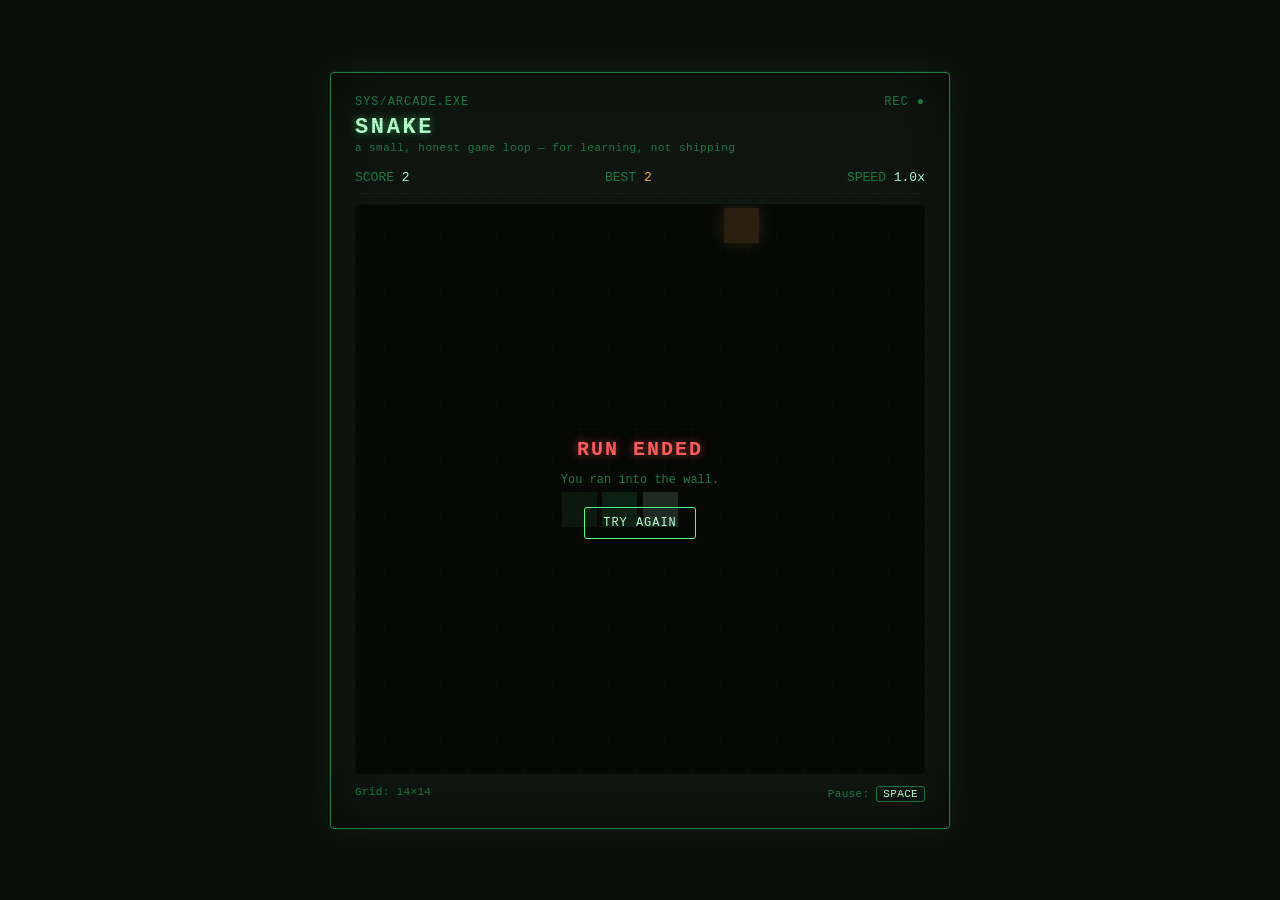
<file: Snake/snake_original.html>
<!DOCTYPE html>
<!-- saved from url=(0046)file:///C:/Projects/AI_Coding/Snake/snake.html -->
<html lang="en"><head><meta http-equiv="Content-Type" content="text/html; charset=UTF-8">

<title>SNAKE // terminal prototype</title>
<style>
  :root{
    --bg: #0a0e0a;
    --panel: #0f1710;
    --grid-line: #132014;
    --phosphor: #4dff88;
    --phosphor-dim: #1f7a44;
    --phosphor-bright: #b6ffcf;
    --amber: #ffb454;
    --danger: #ff5c5c;
    --font-mono: 'Courier New', ui-monospace, Menlo, Consolas, monospace;
  }
  * { box-sizing: border-box; }
  html, body{
    margin:0; padding:0; background: var(--bg); color: var(--phosphor);
    font-family: var(--font-mono); min-height: 100%;
    display:flex; align-items:center; justify-content:center;
  }
  .terminal{
    position:relative; width: 620px; max-width: 94vw;
    padding: 22px 24px 26px; background: var(--panel);
    border: 1px solid var(--phosphor-dim); border-radius: 4px;
    box-shadow: 0 0 0 1px rgba(77,255,136,0.05), 0 0 40px rgba(77,255,136,0.08), inset 0 0 60px rgba(0,0,0,0.6);
  }
  .terminal::before{
    content:""; position:absolute; inset:0; pointer-events:none;
    background: repeating-linear-gradient(to bottom, rgba(0,0,0,0) 0px, rgba(0,0,0,0) 2px, rgba(0,0,0,0.18) 3px);
    border-radius: 4px; mix-blend-mode: multiply;
  }
  .topline{ display:flex; justify-content:space-between; align-items:baseline; font-size:12px; letter-spacing: 0.08em; color: var(--phosphor-dim); margin-bottom: 6px; text-transform: uppercase; }
  h1{ margin: 0 0 2px; font-size: 22px; letter-spacing: 0.12em; color: var(--phosphor-bright); text-shadow: 0 0 8px rgba(77,255,136,0.5); }
  .subtitle{ font-size: 11px; color: var(--phosphor-dim); margin-bottom: 16px; letter-spacing: 0.04em; }
  .hud{ display:flex; justify-content:space-between; align-items:center; font-size: 13px; margin-bottom: 10px; padding-bottom: 8px; border-bottom: 1px dashed var(--grid-line); }
  .hud span.label{ color: var(--phosphor-dim); }
  .hud span.value{ color: var(--phosphor-bright); }
  #best.value{ color: var(--amber); }
  canvas{
    display:block; width: 100%; aspect-ratio: 1 / 1;
    background: linear-gradient(var(--grid-line) 1px, transparent 1px) 0 0 / 28px 28px,
                linear-gradient(90deg, var(--grid-line) 1px, transparent 1px) 0 0 / 28px 28px, #060906;
    border: 1px solid var(--grid-line); border-radius: 2px; image-rendering: pixelated;
  }
  .footline{ display:flex; justify-content:space-between; margin-top: 12px; font-size: 11px; color: var(--phosphor-dim); letter-spacing: 0.03em; }
  .overlay{
    position:absolute; inset: 0; display:none; align-items:center; justify-content:center;
    flex-direction:column; gap: 10px; background: rgba(6,9,6,0.86); border-radius: 4px; text-align:center; padding: 20px;
  }
  .overlay.show{ display:flex; }
  .overlay h2{ margin:0; font-size: 20px; letter-spacing:0.1em; color: var(--danger); text-shadow: 0 0 10px rgba(255,92,92,0.5); }
  .overlay.start h2{ color: var(--phosphor-bright); text-shadow: 0 0 10px rgba(77,255,136,0.5); }
  .overlay p{ margin:0; font-size: 12px; color: var(--phosphor-dim); max-width: 320px; line-height:1.6; }
  .key{ display:inline-block; border: 1px solid var(--phosphor-dim); border-radius: 3px; padding: 1px 6px; color: var(--phosphor-bright); font-size: 11px; }
  button.go{
    margin-top: 6px; background: transparent; border: 1px solid var(--phosphor); color: var(--phosphor-bright);
    font-family: var(--font-mono); letter-spacing: 0.08em; font-size: 12px; padding: 8px 18px; border-radius: 3px; cursor: pointer; text-transform: uppercase;
  }
  button.go:hover{ background: rgba(77,255,136,0.1); box-shadow: 0 0 12px rgba(77,255,136,0.25); }
  @media (max-width: 480px){ h1{ font-size:18px; } .hud{ font-size: 12px; } }
</style>
</head>
<body>

<div class="terminal">
  <div class="topline"><span>SYS/ARCADE.EXE</span><span>REC ●</span></div>
  <h1>SNAKE</h1>
  <div class="subtitle">a small, honest game loop — for learning, not shipping</div>

  <div class="hud">
    <div><span class="label">SCORE </span><span class="value" id="score">2</span></div>
    <div><span class="label">BEST </span><span class="value" id="best">2</span></div>
    <div><span class="label">SPEED </span><span class="value" id="speed">1.0x</span></div>
  </div>

  <div style="position:relative;">
    <canvas id="board" width="392" height="392"></canvas>

    <div class="overlay start" id="startOverlay">
      <h2>READY</h2>
      <p>Arrow keys or <span class="key">WASD</span> to move.<br>Eat the amber dot. Don't hit yourself or the wall.</p>
      <button class="go" id="startBtn">Start Run</button>
    </div>

    <div class="overlay show" id="deathOverlay">
      <h2>RUN ENDED</h2>
      <p id="deathReason">You ran into the wall.</p>
      <button class="go" id="retryBtn">Try Again</button>
    </div>
  </div>

  <div class="footline">
    <span>Grid: <span id="gridInfo">14×14</span></span>
    <span>Pause: <span class="key">SPACE</span></span>
  </div>
</div>

<script>
/* =========================================================================
   SNAKE - a deliberately over-commented reference implementation.

   Why over-commented? Because the point of this file isn't just "a game,"
   it's a map you can hold up against Godot / Unity / Unreal later and go
   "oh, THIS part is _process(), THIS part is an input map, THIS part is
   a collision check." The vocabulary changes between engines; the shape
   of the problem does not.

   Five systems, present in nearly every 2D game you'll ever prototype:
     1. CONFIG    - tunable numbers, kept separate from logic
     2. STATE     - the data that fully describes "what's happening now"
     3. INPUT     - reading intent, decoupled from actually moving
     4. UPDATE    - turning input + time into new state (the game loop)
     5. RENDER    - drawing the current state, and only the current state
   ========================================================================= */

// ---- 1. CONFIG -----------------------------------------------------------
const GRID_SIZE      = 14;
const CELL           = 28;
const START_LENGTH   = 3;
const BASE_TICK_MS   = 140;
const SPEEDUP_EVERY  = 5;
const SPEEDUP_FACTOR = 0.92;
const MIN_TICK_MS    = 60;

const canvas = document.getElementById('board');
const ctx = canvas.getContext('2d');
canvas.width = GRID_SIZE * CELL;
canvas.height = GRID_SIZE * CELL;
document.getElementById('gridInfo').textContent = GRID_SIZE + '\u00d7' + GRID_SIZE;

const scoreEl = document.getElementById('score');
const bestEl  = document.getElementById('best');
const speedEl = document.getElementById('speed');
const startOverlay = document.getElementById('startOverlay');
const deathOverlay = document.getElementById('deathOverlay');
const deathReason  = document.getElementById('deathReason');

let best = 0;

// ---- 2. STATE --------------------------------------------------------------
let state = null;

function makeInitialState(){
  const mid = Math.floor(GRID_SIZE / 2);
  const snake = [];
  for (let i = 0; i < START_LENGTH; i++){
    snake.push({ x: mid - i, y: mid });
  }
  return {
    snake,
    dir: { x: 1, y: 0 },
    queuedDir: { x: 1, y: 0 },
    food: spawnFood(snake),
    score: 0,
    tickMs: BASE_TICK_MS,
    running: false,
    gameOver: false,
    paused: false,
  };
}

function spawnFood(snake){
  while (true){
    const candidate = {
      x: Math.floor(Math.random() * GRID_SIZE),
      y: Math.floor(Math.random() * GRID_SIZE),
    };
    const collides = snake.some(function(seg){ return seg.x === candidate.x && seg.y === candidate.y; });
    if (!collides) return candidate;
  }
}

// ---- 3. INPUT ----------------------------------------------------------
const DIRS = {
  ArrowUp:    { x: 0, y: -1 }, w: { x: 0, y: -1 },
  ArrowDown:  { x: 0, y: 1 },  s: { x: 0, y: 1 },
  ArrowLeft:  { x: -1, y: 0 }, a: { x: -1, y: 0 },
  ArrowRight: { x: 1, y: 0 },  d: { x: 1, y: 0 },
};

window.addEventListener('keydown', function(e){
  if (e.key === ' '){
    e.preventDefault();
    togglePause();
    return;
  }
  const wanted = DIRS[e.key] || DIRS[e.key.toLowerCase()];
  if (!wanted || !state || !state.running || state.paused) return;

  const isReversal = wanted.x === -state.dir.x && wanted.y === -state.dir.y;
  if (!isReversal){
    state.queuedDir = wanted;
    e.preventDefault();
  }
});

function togglePause(){
  if (!state || !state.running || state.gameOver) return;
  state.paused = !state.paused;
}

// ---- 4. UPDATE (the game loop) -----------------------------------------
let tickHandle = null;

function scheduleNextTick(){
  clearTimeout(tickHandle);
  tickHandle = setTimeout(gameTick, state.tickMs);
}

function gameTick(){
  if (!state.running || state.gameOver){ return; }
  if (state.paused){ scheduleNextTick(); return; }

  state.dir = state.queuedDir;

  const head = state.snake[0];
  const newHead = { x: head.x + state.dir.x, y: head.y + state.dir.y };

  const hitWall = newHead.x < 0 || newHead.x >= GRID_SIZE || newHead.y < 0 || newHead.y >= GRID_SIZE;
  const hitSelf = state.snake.some(function(seg){ return seg.x === newHead.x && seg.y === newHead.y; });

  if (hitWall || hitSelf){
    endGame(hitWall ? 'You ran into the wall.' : 'You ran into your own tail.');
    return;
  }

  state.snake.unshift(newHead);

  const ateFood = newHead.x === state.food.x && newHead.y === state.food.y;
  if (ateFood){
    state.score += 1;
    scoreEl.textContent = state.score;
    state.food = spawnFood(state.snake);

    if (state.score % SPEEDUP_EVERY === 0){
      state.tickMs = Math.max(MIN_TICK_MS, Math.round(state.tickMs * SPEEDUP_FACTOR));
      speedEl.textContent = (BASE_TICK_MS / state.tickMs).toFixed(1) + 'x';
    }
  } else {
    state.snake.pop();
  }

  scheduleNextTick();
}

function endGame(reason){
  state.running = false;
  state.gameOver = true;
  best = Math.max(best, state.score);
  bestEl.textContent = best;
  deathReason.textContent = reason;
  deathOverlay.classList.add('show');
}

function startRun(){
  state = makeInitialState();
  state.running = true;
  scoreEl.textContent = 0;
  speedEl.textContent = '1.0x';
  startOverlay.classList.remove('show');
  deathOverlay.classList.remove('show');
  scheduleNextTick();
  requestAnimationFrame(renderLoop);
}

document.getElementById('startBtn').addEventListener('click', startRun);
document.getElementById('retryBtn').addEventListener('click', startRun);

// ---- 5. RENDER -----------------------------------------------------------
function renderLoop(){
  draw();
  if (state && state.running){
    requestAnimationFrame(renderLoop);
  }
}

function draw(){
  ctx.clearRect(0, 0, canvas.width, canvas.height);
  if (!state) return;

  drawCell(state.food.x, state.food.y, '#ffb454', true);

  state.snake.forEach(function(seg, i){
    const isHead = i === 0;
    const t = i / Math.max(1, state.snake.length - 1);
    const alpha = 1 - t * 0.55;
    const color = isHead ? '#b6ffcf' : ('rgba(77,255,136,' + alpha + ')');
    drawCell(seg.x, seg.y, color, false);
  });
}

function drawCell(gx, gy, color, glow){
  const x = gx * CELL, y = gy * CELL;
  ctx.fillStyle = color;
  if (glow){
    ctx.shadowColor = color;
    ctx.shadowBlur = 10;
  } else {
    ctx.shadowBlur = 0;
  }
  const pad = 2;
  ctx.fillRect(x + pad, y + pad, CELL - pad * 2, CELL - pad * 2);
  ctx.shadowBlur = 0;
}

state = makeInitialState();
draw();
</script>


</body></html>
</file>
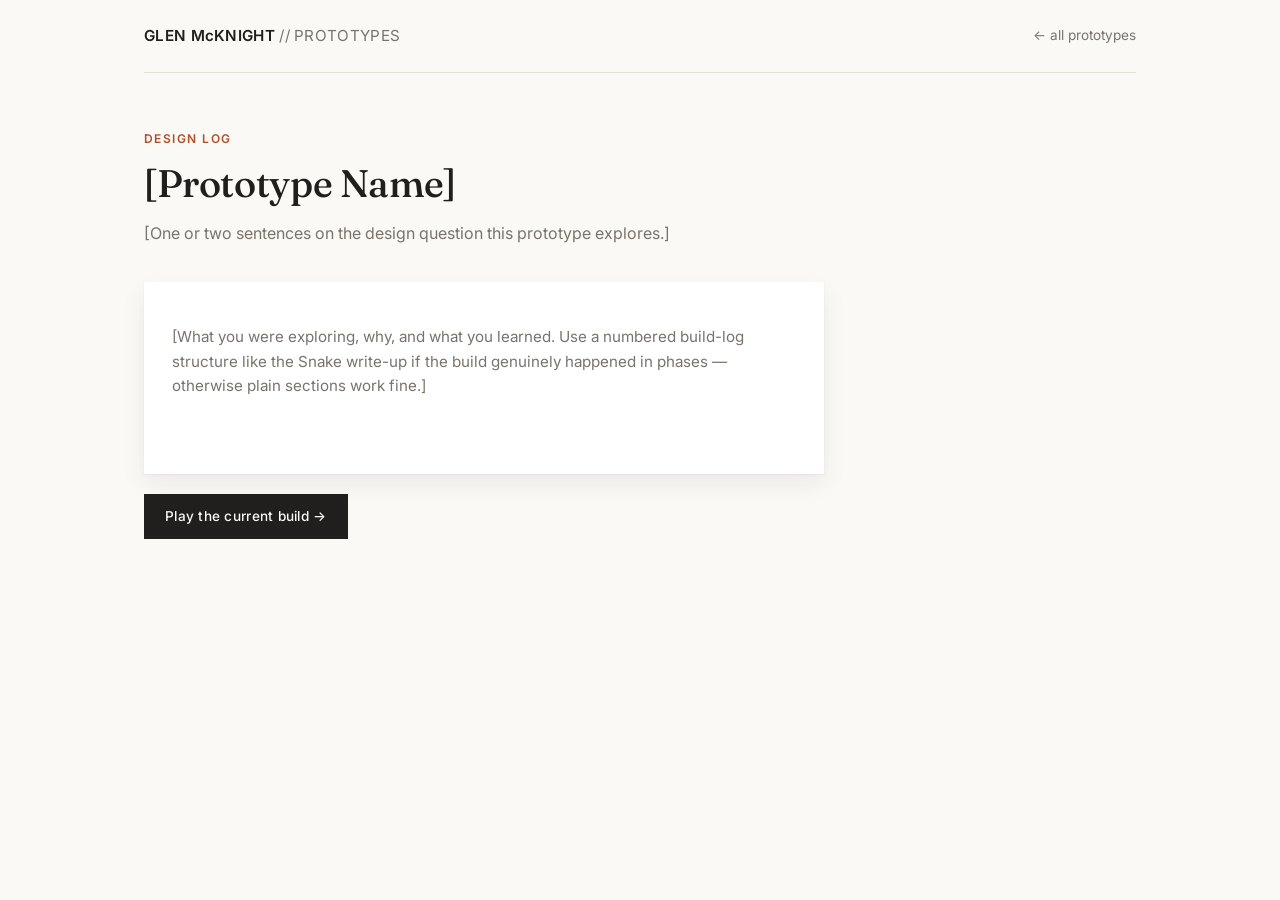
<file: games/_template/writeup.html>
<!DOCTYPE html>
<html lang="en">
<head>
<meta charset="UTF-8">
<meta name="viewport" content="width=device-width, initial-scale=1.0">
<title>Prototype Name — Design Log</title>
<link rel="stylesheet" href="../../shared/style.css">
<style>
  .header { padding: 48px 0 20px; max-width: 680px; }
  .header h1 { font-size: clamp(1.8rem, 4vw, 2.4rem); margin-top: 12px; }
  .header p.lede { font-family: var(--sans); color: var(--text-dim); margin-top: 16px; }
  .body-copy { max-width: 680px; padding-bottom: 60px; }
  .body-copy p { color: var(--text-dim); font-size: 0.95rem; }
</style>
</head>
<body>
<div class="container">
  <nav class="site-nav">
    <div class="brand">GLEN McKNIGHT <span>// PROTOTYPES</span></div>
    <a class="back" href="../../index.html">← all prototypes</a>
  </nav>

  <section class="header">
    <div class="eyebrow">Design Log</div>
    <h1>[Prototype Name]</h1>
    <p class="lede">[One or two sentences on the design question this prototype explores.]</p>
  </section>

  <section class="body-copy panel">
    <p>[What you were exploring, why, and what you learned. Use a numbered
    build-log structure like the Snake write-up if the build genuinely
    happened in phases — otherwise plain sections work fine.]</p>
  </section>

  <div class="cta" style="margin: 20px 0 60px;">
    <a class="btn" href="index.html">Play the current build →</a>
  </div>
</div>
</body>
</html>
</file>
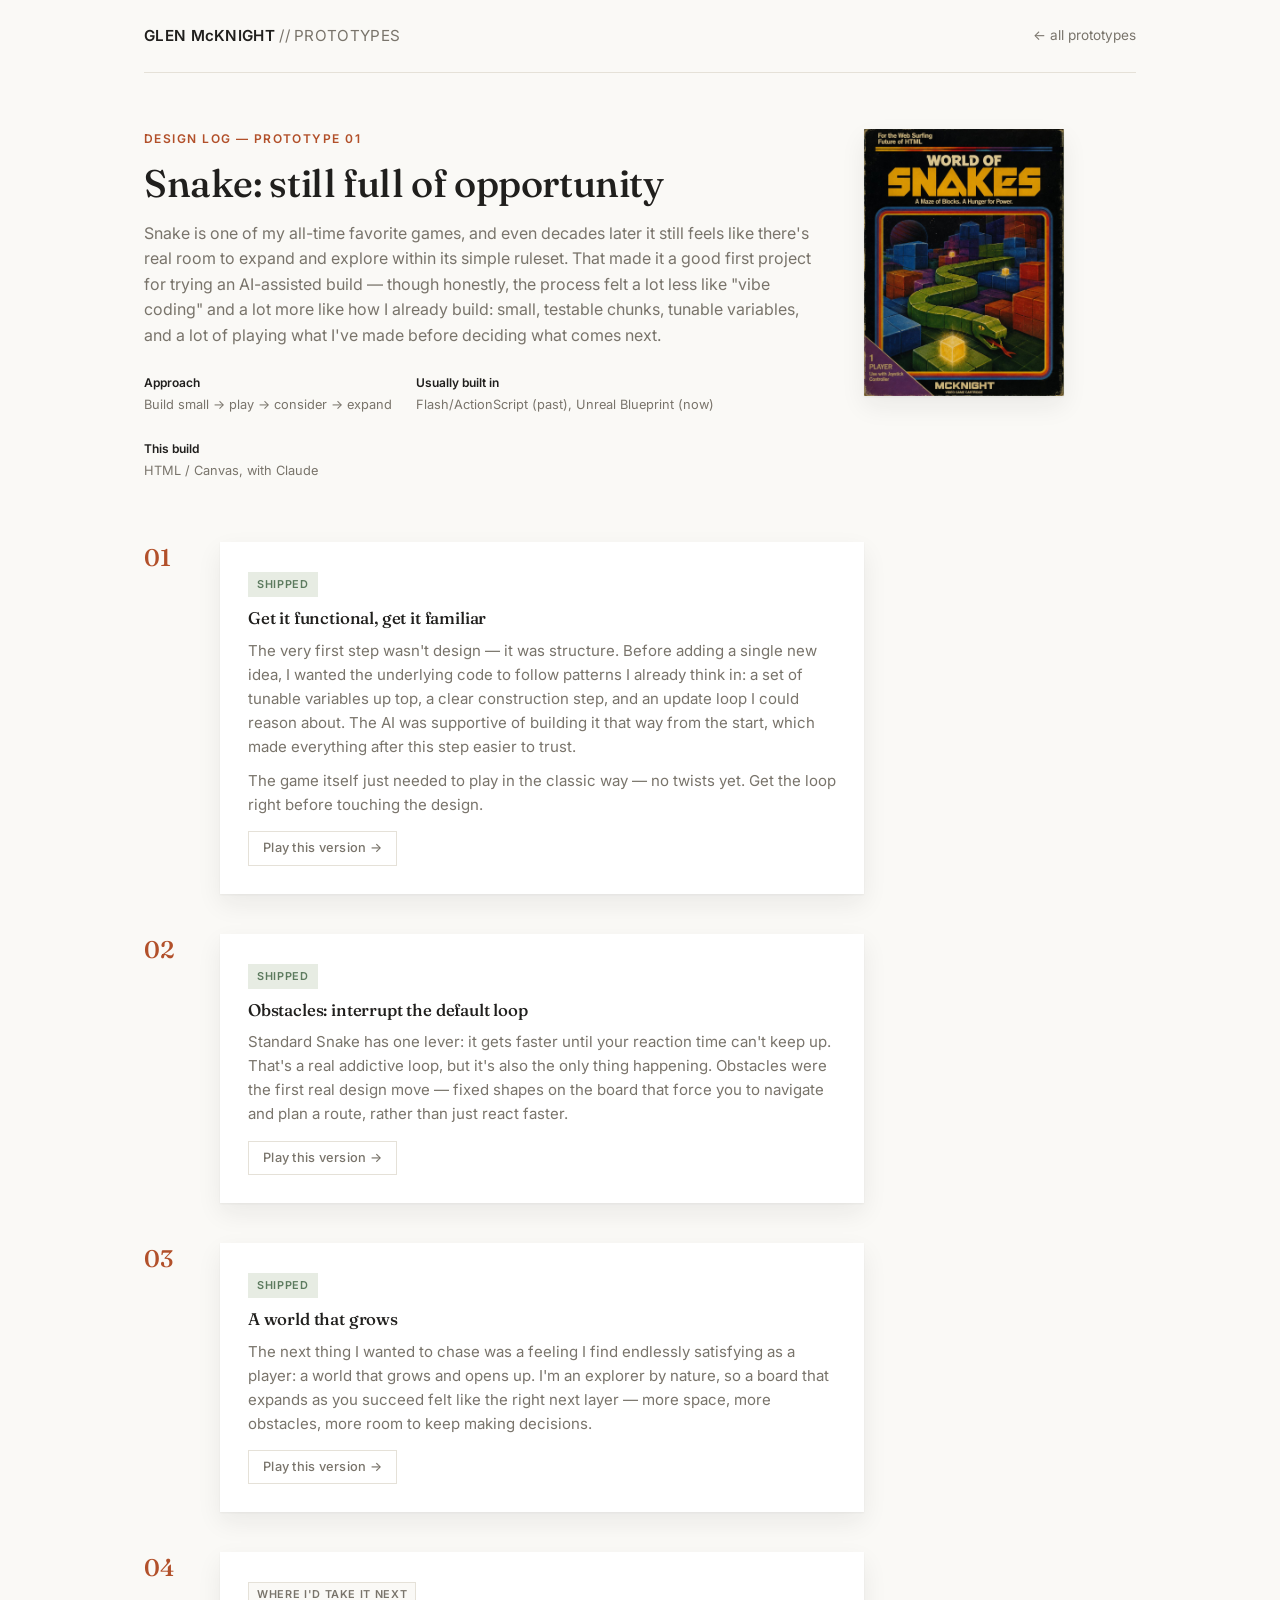
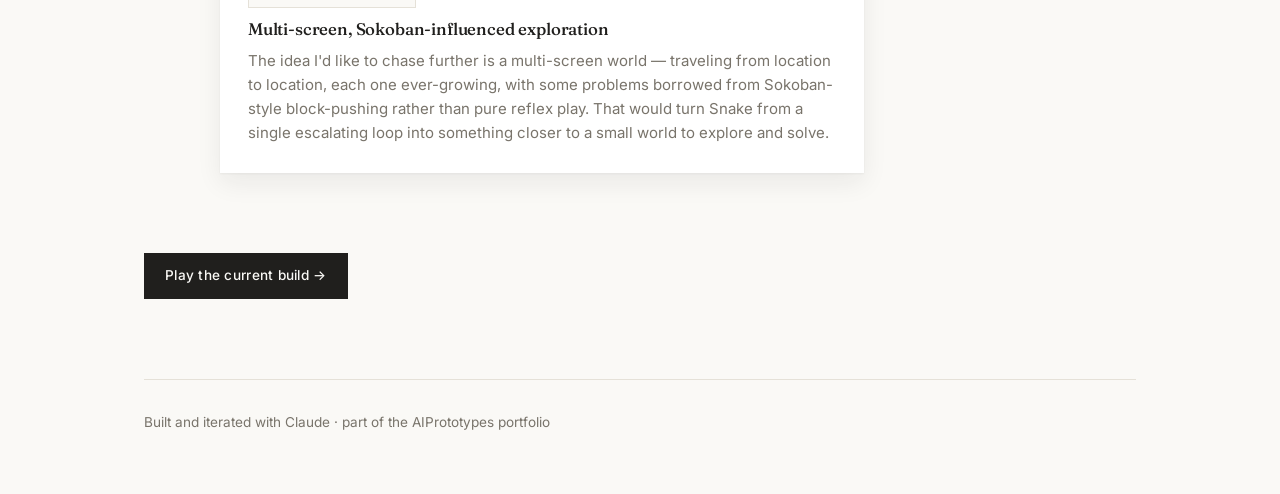
<file: games/snake/writeup.html>
<!DOCTYPE html>
<html lang="en">
<head>
<meta charset="UTF-8">
<meta name="viewport" content="width=device-width, initial-scale=1.0">
<title>Snake — Design Log</title>
<link rel="stylesheet" href="../../shared/style.css">
<style>
  .header {
    padding: 48px 0 20px;
    max-width: 960px;
  }
  .header-grid {
    display: flex;
    gap: 40px;
    align-items: flex-start;
    flex-wrap: wrap;
  }
  .header-text {
    flex: 1 1 420px;
    max-width: 680px;
  }
  .header-hero {
    flex: 0 0 200px;
    width: 200px;
  }
  .header-hero img {
    display: block;
    width: 100%;
    box-shadow: 0 1px 2px rgba(32, 31, 29, 0.05), 0 10px 24px rgba(32, 31, 29, 0.07);
  }
  .header h1 { font-size: clamp(1.8rem, 4vw, 2.4rem); margin-top: 12px; }
  .header p.lede {
    font-family: var(--sans);
    color: var(--text-dim);
    margin-top: 16px;
    font-size: 1rem;
  }

  .meta-row {
    display: flex;
    gap: 24px;
    flex-wrap: wrap;
    margin-top: 24px;
    font-family: var(--sans);
    font-size: 0.8rem;
    color: var(--text-dim);
  }
  .meta-row b { color: var(--text); display: block; font-size: 0.75rem; margin-bottom: 3px; font-weight: 600; }

  .timeline {
    padding: 40px 0 20px;
    max-width: 720px;
  }

  .phase {
    position: relative;
    display: grid;
    grid-template-columns: 56px 1fr;
    gap: 20px;
    margin-bottom: 8px;
  }

  .phase-num {
    font-family: var(--serif);
    font-size: 1.5rem;
    font-weight: 500;
    color: var(--accent);
    line-height: 1;
    padding-top: 4px;
  }

  .phase .panel {
    margin-bottom: 32px;
  }

  .phase h3 { font-size: 1.05rem; margin-bottom: 10px; }
  .phase p { color: var(--text-dim); font-size: 0.94rem; margin: 0 0 10px; }
  .phase p:last-child { margin-bottom: 0; }
  .phase .tag {
    display: inline-block;
    font-family: var(--sans);
    font-weight: 600;
    font-size: 0.68rem;
    letter-spacing: 0.06em;
    text-transform: uppercase;
    color: var(--ok);
    background: var(--ok-soft);
    border: 1px solid transparent;
    border-radius: var(--radius);
    padding: 3px 8px;
    margin-bottom: 12px;
  }
  .phase.future .tag { color: var(--text-dim); background: var(--bg); border-color: var(--border); }

  .phase-link {
    margin-top: 4px;
    font-size: 0.8rem;
    padding: 6px 14px;
  }

  .cta {
    margin: 20px 0 60px;
  }
</style>
</head>
<body>
<div class="container">

  <nav class="site-nav">
    <div class="brand">GLEN McKNIGHT <span>// PROTOTYPES</span></div>
    <a class="back" href="../../index.html">← all prototypes</a>
  </nav>

  <section class="header">
    <div class="header-grid">
      <div class="header-text">
        <div class="eyebrow">Design Log — Prototype 01</div>
        <h1>Snake: still full of opportunity</h1>
        <p class="lede">
          Snake is one of my all-time favorite games, and even decades later it
          still feels like there's real room to expand and explore within its
          simple ruleset. That made it a good first project for trying an
          AI-assisted build — though honestly, the process felt a lot less like
          "vibe coding" and a lot more like how I already build: small, testable
          chunks, tunable variables, and a lot of playing what I've made before
          deciding what comes next.
        </p>
        <div class="meta-row">
          <div><b>Approach</b>Build small → play → consider → expand</div>
          <div><b>Usually built in</b>Flash/ActionScript (past), Unreal Blueprint (now)</div>
          <div><b>This build</b>HTML / Canvas, with Claude</div>
        </div>
      </div>
      <div class="header-hero">
        <img src="assets/hero.jpg" alt="World of Snakes retro box art">
      </div>
    </div>
  </section>

  <section class="timeline">

    <div class="phase">
      <div class="phase-num">01</div>
      <div class="phase-body">
        <div class="panel">
          <div class="tag">Shipped</div>
          <h3>Get it functional, get it familiar</h3>
          <p>
            The very first step wasn't design — it was structure. Before
            adding a single new idea, I wanted the underlying code to follow
            patterns I already think in: a set of tunable variables up top,
            a clear construction step, and an update loop I could reason
            about. The AI was supportive of building it that way from the
            start, which made everything after this step easier to trust.
          </p>
          <p>
            The game itself just needed to play in the classic way —
            no twists yet. Get the loop right before touching the design.
          </p>
          <a class="btn ghost phase-link" href="versions/v1-first-playable.html">Play this version →</a>
        </div>
      </div>
    </div>

    <div class="phase">
      <div class="phase-num">02</div>
      <div class="phase-body">
        <div class="panel">
          <div class="tag">Shipped</div>
          <h3>Obstacles: interrupt the default loop</h3>
          <p>
            Standard Snake has one lever: it gets faster until your reaction
            time can't keep up. That's a real addictive loop, but it's also
            the only thing happening. Obstacles were the first real design
            move — fixed shapes on the board that force you to navigate and
            plan a route, rather than just react faster.
          </p>
          <a class="btn ghost phase-link" href="versions/v2-obstacles.html">Play this version →</a>
        </div>
      </div>
    </div>

    <div class="phase">
      <div class="phase-num">03</div>
      <div class="phase-body">
        <div class="panel">
          <div class="tag">Shipped</div>
          <h3>A world that grows</h3>
          <p>
            The next thing I wanted to chase was a feeling I find endlessly
            satisfying as a player: a world that grows and opens up. I'm an
            explorer by nature, so a board that expands as you succeed felt
            like the right next layer — more space, more obstacles, more
            room to keep making decisions.
          </p>
          <a class="btn ghost phase-link" href="versions/v3-expandingworld.html">Play this version →</a>
        </div>
      </div>
    </div>

    <div class="phase future">
      <div class="phase-num">04</div>
      <div class="phase-body">
        <div class="panel">
          <div class="tag">Where I'd take it next</div>
          <h3>Multi-screen, Sokoban-influenced exploration</h3>
          <p>
            The idea I'd like to chase further is a multi-screen world —
            traveling from location to location, each one ever-growing, with
            some problems borrowed from Sokoban-style block-pushing rather
            than pure reflex play. That would turn Snake from a single
            escalating loop into something closer to a small world to
            explore and solve.
          </p>
        </div>
      </div>
    </div>

  </section>

  <div class="cta">
    <a class="btn" href="index.html">Play the current build →</a>
  </div>

  <footer>
    Built and iterated with Claude · part of the AIPrototypes portfolio
  </footer>

</div>
</body>
</html>
</file>
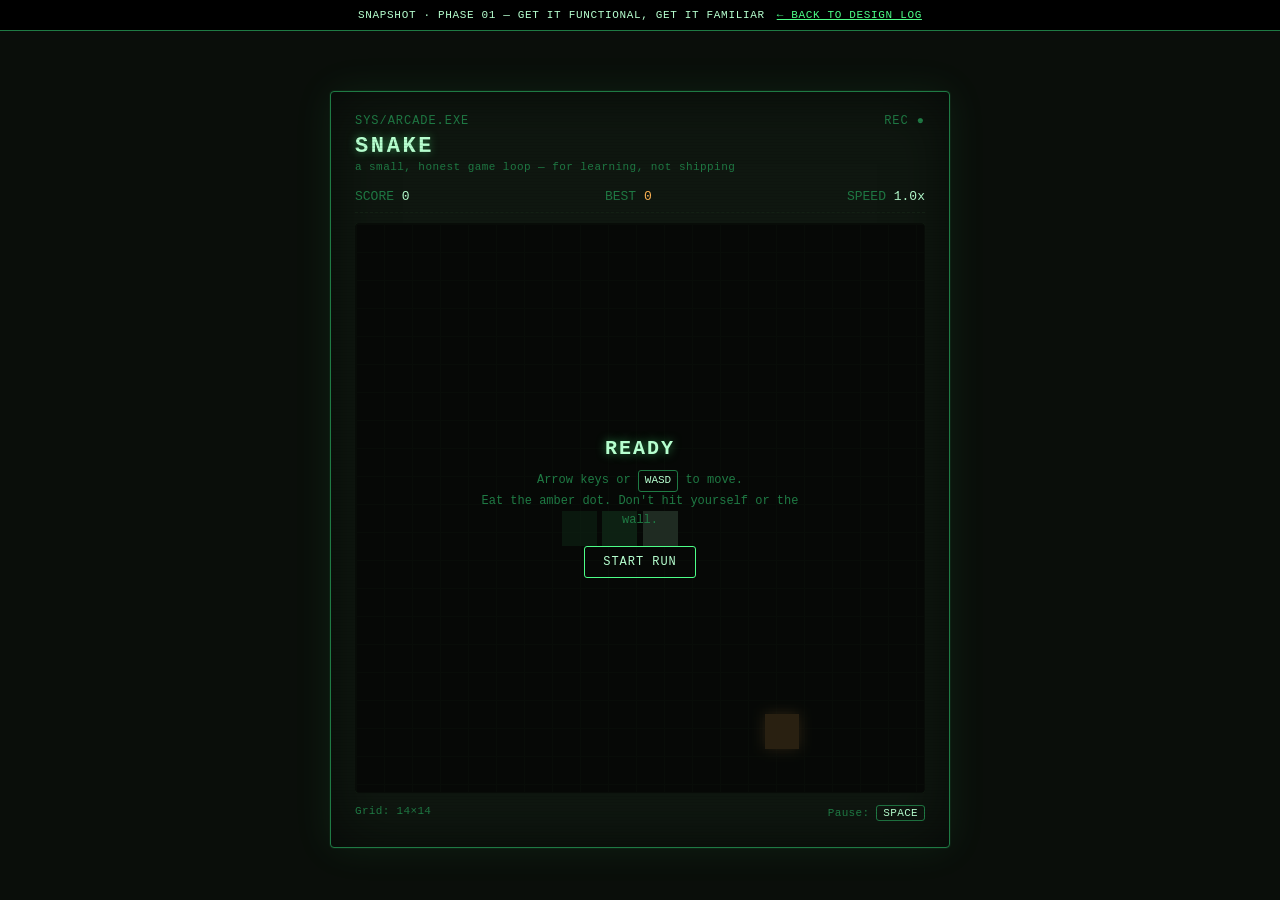
<file: games/snake/versions/v1-first-playable.html>
<!DOCTYPE html>
<html lang="en">
<head>
<meta charset="UTF-8">
<title>SNAKE // terminal prototype</title>
<style>
  :root{
    --bg: #0a0e0a;
    --panel: #0f1710;
    --grid-line: #132014;
    --phosphor: #4dff88;
    --phosphor-dim: #1f7a44;
    --phosphor-bright: #b6ffcf;
    --amber: #ffb454;
    --danger: #ff5c5c;
    --font-mono: 'Courier New', ui-monospace, Menlo, Consolas, monospace;
  }
  * { box-sizing: border-box; }
  html, body{
    margin:0; padding:0; background: var(--bg); color: var(--phosphor);
    font-family: var(--font-mono); min-height: 100%;
    display:flex; align-items:center; justify-content:center;
  }
  .terminal{
    position:relative; width: 620px; max-width: 94vw;
    padding: 22px 24px 26px; background: var(--panel);
    border: 1px solid var(--phosphor-dim); border-radius: 4px;
    box-shadow: 0 0 0 1px rgba(77,255,136,0.05), 0 0 40px rgba(77,255,136,0.08), inset 0 0 60px rgba(0,0,0,0.6);
  }
  .terminal::before{
    content:""; position:absolute; inset:0; pointer-events:none;
    background: repeating-linear-gradient(to bottom, rgba(0,0,0,0) 0px, rgba(0,0,0,0) 2px, rgba(0,0,0,0.18) 3px);
    border-radius: 4px; mix-blend-mode: multiply;
  }
  .topline{ display:flex; justify-content:space-between; align-items:baseline; font-size:12px; letter-spacing: 0.08em; color: var(--phosphor-dim); margin-bottom: 6px; text-transform: uppercase; }
  h1{ margin: 0 0 2px; font-size: 22px; letter-spacing: 0.12em; color: var(--phosphor-bright); text-shadow: 0 0 8px rgba(77,255,136,0.5); }
  .subtitle{ font-size: 11px; color: var(--phosphor-dim); margin-bottom: 16px; letter-spacing: 0.04em; }
  .hud{ display:flex; justify-content:space-between; align-items:center; font-size: 13px; margin-bottom: 10px; padding-bottom: 8px; border-bottom: 1px dashed var(--grid-line); }
  .hud span.label{ color: var(--phosphor-dim); }
  .hud span.value{ color: var(--phosphor-bright); }
  #best.value{ color: var(--amber); }
  canvas{
    display:block; width: 100%; aspect-ratio: 1 / 1;
    background: linear-gradient(var(--grid-line) 1px, transparent 1px) 0 0 / 28px 28px,
                linear-gradient(90deg, var(--grid-line) 1px, transparent 1px) 0 0 / 28px 28px, #060906;
    border: 1px solid var(--grid-line); border-radius: 2px; image-rendering: pixelated;
  }
  .footline{ display:flex; justify-content:space-between; margin-top: 12px; font-size: 11px; color: var(--phosphor-dim); letter-spacing: 0.03em; }
  .overlay{
    position:absolute; inset: 0; display:none; align-items:center; justify-content:center;
    flex-direction:column; gap: 10px; background: rgba(6,9,6,0.86); border-radius: 4px; text-align:center; padding: 20px;
  }
  .overlay.show{ display:flex; }
  .overlay h2{ margin:0; font-size: 20px; letter-spacing:0.1em; color: var(--danger); text-shadow: 0 0 10px rgba(255,92,92,0.5); }
  .overlay.start h2{ color: var(--phosphor-bright); text-shadow: 0 0 10px rgba(77,255,136,0.5); }
  .overlay p{ margin:0; font-size: 12px; color: var(--phosphor-dim); max-width: 320px; line-height:1.6; }
  .key{ display:inline-block; border: 1px solid var(--phosphor-dim); border-radius: 3px; padding: 1px 6px; color: var(--phosphor-bright); font-size: 11px; }
  button.go{
    margin-top: 6px; background: transparent; border: 1px solid var(--phosphor); color: var(--phosphor-bright);
    font-family: var(--font-mono); letter-spacing: 0.08em; font-size: 12px; padding: 8px 18px; border-radius: 3px; cursor: pointer; text-transform: uppercase;
  }
  button.go:hover{ background: rgba(77,255,136,0.1); box-shadow: 0 0 12px rgba(77,255,136,0.25); }
  @media (max-width: 480px){ h1{ font-size:18px; } .hud{ font-size: 12px; } }

  .snapshot-banner{
    position: fixed; top:0; left:0; right:0; z-index: 50;
    display:flex; align-items:center; justify-content:center; gap:12px;
    padding:9px 16px; background:#000; color:#b6ffcf;
    font-family: var(--font-mono); font-size:11px; letter-spacing:0.06em;
    text-transform: uppercase; border-bottom:1px solid var(--phosphor-dim);
  }
  .snapshot-banner a{ color:#4dff88; text-decoration:underline; }
  body{ padding-top: 38px; }
</style>
</head>
<body>

<div class="snapshot-banner">
  Snapshot &middot; Phase 01 &mdash; Get it functional, get it familiar
  <a href="../writeup.html">&larr; back to design log</a>
</div>

<div class="terminal">
  <div class="topline"><span>SYS/ARCADE.EXE</span><span>REC &#9679;</span></div>
  <h1>SNAKE</h1>
  <div class="subtitle">a small, honest game loop &mdash; for learning, not shipping</div>

  <div class="hud">
    <div><span class="label">SCORE </span><span class="value" id="score">0</span></div>
    <div><span class="label">BEST </span><span class="value" id="best">0</span></div>
    <div><span class="label">SPEED </span><span class="value" id="speed">1.0x</span></div>
  </div>

  <div style="position:relative;">
    <canvas id="board" width="392" height="392"></canvas>

    <div class="overlay start show" id="startOverlay">
      <h2>READY</h2>
      <p>Arrow keys or <span class="key">WASD</span> to move.<br>Eat the amber dot. Don't hit yourself or the wall.</p>
      <button class="go" id="startBtn">Start Run</button>
    </div>

    <div class="overlay" id="deathOverlay">
      <h2>RUN ENDED</h2>
      <p id="deathReason">You collided with something.</p>
      <button class="go" id="retryBtn">Try Again</button>
    </div>
  </div>

  <div class="footline">
    <span>Grid: <span id="gridInfo">14&times;14</span></span>
    <span>Pause: <span class="key">SPACE</span></span>
  </div>
</div>

<script>
/* =========================================================================
   SNAKE - a deliberately over-commented reference implementation.

   Why over-commented? Because the point of this file isn't just "a game,"
   it's a map you can hold up against Godot / Unity / Unreal later and go
   "oh, THIS part is _process(), THIS part is an input map, THIS part is
   a collision check." The vocabulary changes between engines; the shape
   of the problem does not.

   Five systems, present in nearly every 2D game you'll ever prototype:
     1. CONFIG    - tunable numbers, kept separate from logic
     2. STATE     - the data that fully describes "what's happening now"
     3. INPUT     - reading intent, decoupled from actually moving
     4. UPDATE    - turning input + time into new state (the game loop)
     5. RENDER    - drawing the current state, and only the current state
   ========================================================================= */

// ---- 1. CONFIG -----------------------------------------------------------
const GRID_SIZE      = 14;
const CELL           = 28;
const START_LENGTH   = 3;
const BASE_TICK_MS   = 140;
const SPEEDUP_EVERY  = 5;
const SPEEDUP_FACTOR = 0.92;
const MIN_TICK_MS    = 60;

const canvas = document.getElementById('board');
const ctx = canvas.getContext('2d');
canvas.width = GRID_SIZE * CELL;
canvas.height = GRID_SIZE * CELL;
document.getElementById('gridInfo').textContent = GRID_SIZE + '\u00d7' + GRID_SIZE;

const scoreEl = document.getElementById('score');
const bestEl  = document.getElementById('best');
const speedEl = document.getElementById('speed');
const startOverlay = document.getElementById('startOverlay');
const deathOverlay = document.getElementById('deathOverlay');
const deathReason  = document.getElementById('deathReason');

let best = 0;

// ---- 2. STATE --------------------------------------------------------------
let state = null;

function makeInitialState(){
  const mid = Math.floor(GRID_SIZE / 2);
  const snake = [];
  for (let i = 0; i < START_LENGTH; i++){
    snake.push({ x: mid - i, y: mid });
  }
  return {
    snake,
    dir: { x: 1, y: 0 },
    queuedDir: { x: 1, y: 0 },
    food: spawnFood(snake),
    score: 0,
    tickMs: BASE_TICK_MS,
    running: false,
    gameOver: false,
    paused: false,
  };
}

function spawnFood(snake){
  while (true){
    const candidate = {
      x: Math.floor(Math.random() * GRID_SIZE),
      y: Math.floor(Math.random() * GRID_SIZE),
    };
    const collides = snake.some(function(seg){ return seg.x === candidate.x && seg.y === candidate.y; });
    if (!collides) return candidate;
  }
}

// ---- 3. INPUT ----------------------------------------------------------
const DIRS = {
  ArrowUp:    { x: 0, y: -1 }, w: { x: 0, y: -1 },
  ArrowDown:  { x: 0, y: 1 },  s: { x: 0, y: 1 },
  ArrowLeft:  { x: -1, y: 0 }, a: { x: -1, y: 0 },
  ArrowRight: { x: 1, y: 0 },  d: { x: 1, y: 0 },
};

window.addEventListener('keydown', function(e){
  if (e.key === ' '){
    e.preventDefault();
    togglePause();
    return;
  }
  const wanted = DIRS[e.key] || DIRS[e.key.toLowerCase()];
  if (!wanted || !state || !state.running || state.paused) return;

  const isReversal = wanted.x === -state.dir.x && wanted.y === -state.dir.y;
  if (!isReversal){
    state.queuedDir = wanted;
    e.preventDefault();
  }
});

function togglePause(){
  if (!state || !state.running || state.gameOver) return;
  state.paused = !state.paused;
}

// ---- 4. UPDATE (the game loop) -----------------------------------------
let tickHandle = null;

function scheduleNextTick(){
  clearTimeout(tickHandle);
  tickHandle = setTimeout(gameTick, state.tickMs);
}

function gameTick(){
  if (!state.running || state.gameOver){ return; }
  if (state.paused){ scheduleNextTick(); return; }

  state.dir = state.queuedDir;

  const head = state.snake[0];
  const newHead = { x: head.x + state.dir.x, y: head.y + state.dir.y };

  const hitWall = newHead.x < 0 || newHead.x >= GRID_SIZE || newHead.y < 0 || newHead.y >= GRID_SIZE;
  const hitSelf = state.snake.some(function(seg){ return seg.x === newHead.x && seg.y === newHead.y; });

  if (hitWall || hitSelf){
    endGame(hitWall ? 'You ran into the wall.' : 'You ran into your own tail.');
    return;
  }

  state.snake.unshift(newHead);

  const ateFood = newHead.x === state.food.x && newHead.y === state.food.y;
  if (ateFood){
    state.score += 1;
    scoreEl.textContent = state.score;
    state.food = spawnFood(state.snake);

    if (state.score % SPEEDUP_EVERY === 0){
      state.tickMs = Math.max(MIN_TICK_MS, Math.round(state.tickMs * SPEEDUP_FACTOR));
      speedEl.textContent = (BASE_TICK_MS / state.tickMs).toFixed(1) + 'x';
    }
  } else {
    state.snake.pop();
  }

  scheduleNextTick();
}

function endGame(reason){
  state.running = false;
  state.gameOver = true;
  best = Math.max(best, state.score);
  bestEl.textContent = best;
  deathReason.textContent = reason;
  deathOverlay.classList.add('show');
}

function startRun(){
  state = makeInitialState();
  state.running = true;
  scoreEl.textContent = 0;
  speedEl.textContent = '1.0x';
  startOverlay.classList.remove('show');
  deathOverlay.classList.remove('show');
  scheduleNextTick();
  requestAnimationFrame(renderLoop);
}

document.getElementById('startBtn').addEventListener('click', startRun);
document.getElementById('retryBtn').addEventListener('click', startRun);

// ---- 5. RENDER -----------------------------------------------------------
function renderLoop(){
  draw();
  if (state && state.running){
    requestAnimationFrame(renderLoop);
  }
}

function draw(){
  ctx.clearRect(0, 0, canvas.width, canvas.height);
  if (!state) return;

  drawCell(state.food.x, state.food.y, '#ffb454', true);

  state.snake.forEach(function(seg, i){
    const isHead = i === 0;
    const t = i / Math.max(1, state.snake.length - 1);
    const alpha = 1 - t * 0.55;
    const color = isHead ? '#b6ffcf' : ('rgba(77,255,136,' + alpha + ')');
    drawCell(seg.x, seg.y, color, false);
  });
}

function drawCell(gx, gy, color, glow){
  const x = gx * CELL, y = gy * CELL;
  ctx.fillStyle = color;
  if (glow){
    ctx.shadowColor = color;
    ctx.shadowBlur = 10;
  } else {
    ctx.shadowBlur = 0;
  }
  const pad = 2;
  ctx.fillRect(x + pad, y + pad, CELL - pad * 2, CELL - pad * 2);
  ctx.shadowBlur = 0;
}

state = makeInitialState();
draw();
</script>
</body>
</html>
</file>
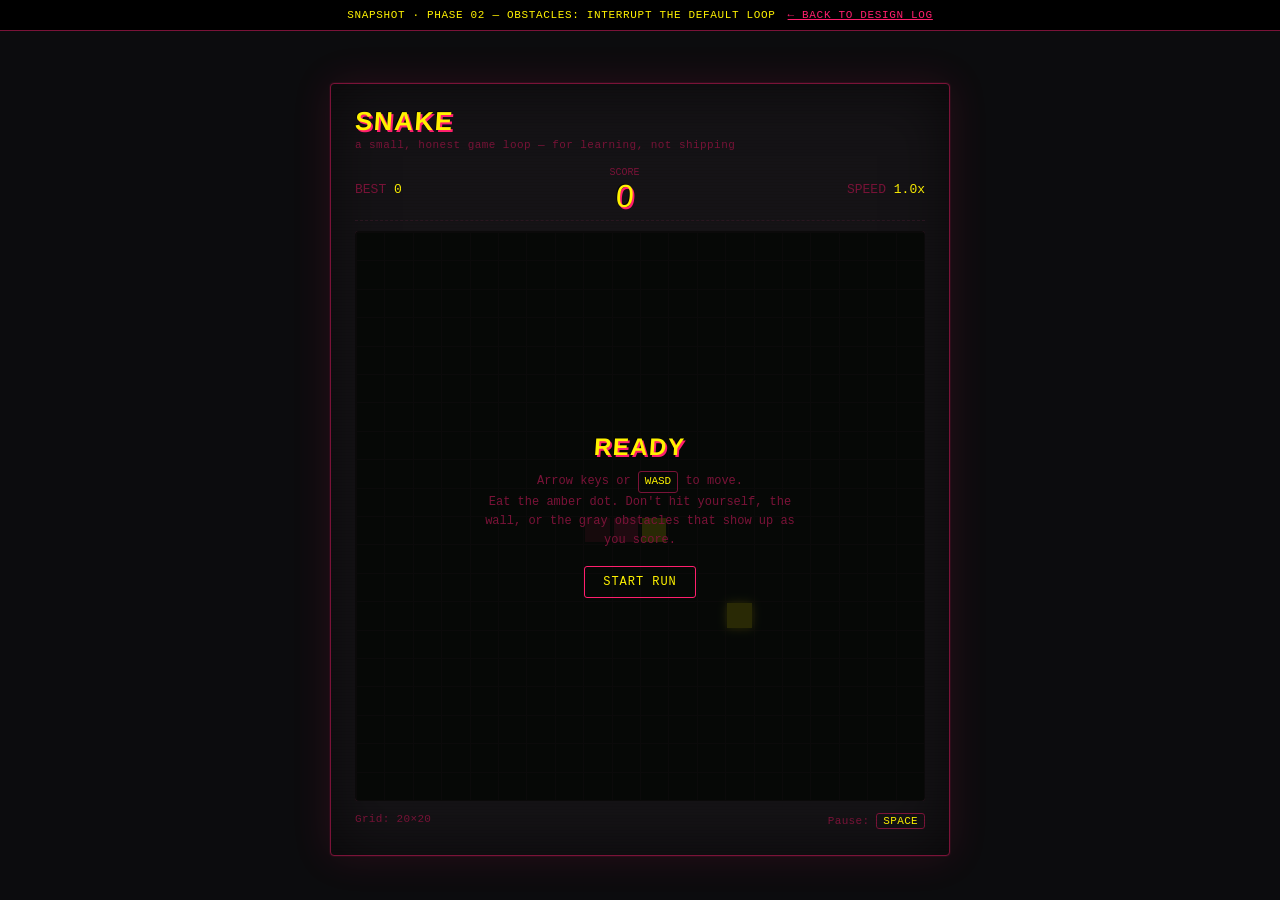
<file: games/snake/versions/v2-obstacles.html>
<!DOCTYPE html>
<html lang="en">
<head>
<meta charset="UTF-8">
<title>SNAKE // terminal prototype</title>
<style>
  :root{
    --bg: #0c0c0e;
    --panel: #151316;
    --grid-line: #2a1620;
    --phosphor: #ff1f6d;
    --phosphor-dim: #7a1338;
    --phosphor-bright: #fff200;
    --amber: #fff200;
    --danger: #ff2b2b;
    --obstacle: #8a8a92;
    --font-mono: 'Courier New', ui-monospace, Menlo, Consolas, monospace;
    --font-punk: 'Arial Black', 'Impact', Haettenschweiler, sans-serif;
  }
  * { box-sizing: border-box; }
  html, body{
    margin:0; padding:0; background: var(--bg); color: var(--phosphor);
    font-family: var(--font-mono); min-height: 100%;
    display:flex; align-items:center; justify-content:center;
  }
  .terminal{
    position:relative; width: 620px; max-width: 94vw;
    padding: 22px 24px 26px; background: var(--panel);
    border: 1px solid var(--phosphor-dim); border-radius: 4px;
    box-shadow: 0 0 0 1px rgba(255,31,109,0.08), 0 0 40px rgba(255,31,109,0.12), inset 0 0 60px rgba(0,0,0,0.6);
  }
  .terminal::before{
    content:""; position:absolute; inset:0; pointer-events:none;
    background: repeating-linear-gradient(to bottom, rgba(0,0,0,0) 0px, rgba(0,0,0,0) 2px, rgba(0,0,0,0.18) 3px);
    border-radius: 4px; mix-blend-mode: multiply;
  }
  h1{ margin: 0 0 2px; font-family: var(--font-punk); font-size: 26px; letter-spacing: 0.06em; color: var(--phosphor-bright); text-shadow: 2px 2px 0 var(--phosphor), -1px -1px 0 rgba(0,0,0,0.6); transform: skew(-4deg); }
  .subtitle{ font-size: 11px; color: var(--phosphor-dim); margin-bottom: 16px; letter-spacing: 0.04em; }
  .hud{ display:flex; justify-content:space-between; align-items:center; font-size: 13px; margin-bottom: 10px; padding-bottom: 8px; border-bottom: 1px dashed var(--grid-line); }
  .hud span.label{ color: var(--phosphor-dim); }
  .hud span.value{ color: var(--phosphor-bright); }
  #best.value{ color: var(--amber); }
  .score-block{ display:flex; flex-direction:column; align-items:center; gap: 2px; }
  .score-block .label{ font-size: 10px; }
  .score-value{
    font-family: var(--font-punk); font-size: 32px; line-height:1; color: var(--phosphor-bright);
    text-shadow: 2px 2px 0 var(--phosphor), -1px -1px 0 rgba(0,0,0,0.6); transform: skew(-4deg);
  }
  canvas{
    display:block; width: 100%; aspect-ratio: 1 / 1;
    background-color: #060906;
    border: 1px solid var(--grid-line); border-radius: 2px; image-rendering: pixelated;
  }
  .footline{ display:flex; justify-content:space-between; margin-top: 12px; font-size: 11px; color: var(--phosphor-dim); letter-spacing: 0.03em; }
  .overlay{
    position:absolute; inset: 0; display:none; align-items:center; justify-content:center;
    flex-direction:column; gap: 10px; background: rgba(6,9,6,0.86); border-radius: 4px; text-align:center; padding: 20px;
  }
  .overlay.show{ display:flex; }
  .overlay h2{
    margin:0; font-family: var(--font-punk); font-size: 24px; letter-spacing:0.06em; color: var(--danger);
    text-shadow: 2px 2px 0 var(--phosphor-dim), -1px -1px 0 rgba(0,0,0,0.6); transform: skew(-4deg);
  }
  .overlay.start h2{ color: var(--phosphor-bright); text-shadow: 2px 2px 0 var(--phosphor), -1px -1px 0 rgba(0,0,0,0.6); }
  .overlay p{ margin:0; font-size: 12px; color: var(--phosphor-dim); max-width: 320px; line-height:1.6; }
  .key{ display:inline-block; border: 1px solid var(--phosphor-dim); border-radius: 3px; padding: 1px 6px; color: var(--phosphor-bright); font-size: 11px; }
  button.go{
    margin-top: 6px; background: transparent; border: 1px solid var(--phosphor); color: var(--phosphor-bright);
    font-family: var(--font-mono); letter-spacing: 0.08em; font-size: 12px; padding: 8px 18px; border-radius: 3px; cursor: pointer; text-transform: uppercase;
  }
  button.go:hover{ background: rgba(255,31,109,0.15); box-shadow: 0 0 12px rgba(255,31,109,0.35); }
  @media (max-width: 480px){ h1{ font-size:18px; } .hud{ font-size: 12px; } }

  .snapshot-banner{
    position: fixed; top:0; left:0; right:0; z-index: 50;
    display:flex; align-items:center; justify-content:center; gap:12px;
    padding:9px 16px; background:#000; color:#fff200;
    font-family: var(--font-mono); font-size:11px; letter-spacing:0.06em;
    text-transform: uppercase; border-bottom:1px solid var(--phosphor-dim);
  }
  .snapshot-banner a{ color:#ff1f6d; text-decoration:underline; }
  body{ padding-top: 38px; }
</style>
</head>
<body>

<div class="snapshot-banner">
  Snapshot &middot; Phase 02 &mdash; Obstacles: interrupt the default loop
  <a href="../writeup.html">&larr; back to design log</a>
</div>

<div class="terminal">
  <h1>SNAKE</h1>
  <div class="subtitle">a small, honest game loop &mdash; for learning, not shipping</div>

  <div class="hud">
    <div><span class="label">BEST </span><span class="value" id="best">0</span></div>
    <div class="score-block"><span class="label">SCORE</span><span class="score-value" id="score">0</span></div>
    <div><span class="label">SPEED </span><span class="value" id="speed">1.0x</span></div>
  </div>

  <div style="position:relative;">
    <canvas id="board" width="392" height="392"></canvas>

    <div class="overlay start show" id="startOverlay">
      <h2>READY</h2>
      <p>Arrow keys or <span class="key">WASD</span> to move.<br>Eat the amber dot. Don't hit yourself, the wall, or the gray obstacles that show up as you score.</p>
      <button class="go" id="startBtn">Start Run</button>
    </div>

    <div class="overlay" id="deathOverlay">
      <h2>RUN ENDED</h2>
      <p id="deathReason">You collided with something.</p>
      <button class="go" id="retryBtn">Try Again</button>
    </div>
  </div>

  <div class="footline">
    <span>Grid: <span id="gridInfo">14&times;14</span></span>
    <span>Pause: <span class="key">SPACE</span></span>
  </div>
</div>

<script>
/* =========================================================================
   SNAKE - a deliberately over-commented reference implementation.

   Why over-commented? Because the point of this file isn't just "a game,"
   it's a map you can hold up against Godot / Unity / Unreal later and go
   "oh, THIS part is _process(), THIS part is an input map, THIS part is
   a collision check." The vocabulary changes between engines; the shape
   of the problem does not.

   Six systems, present in nearly every 2D game you'll ever prototype:
     1. CONFIG    - tunable numbers, kept separate from logic
     2. STATE     - the data that fully describes "what's happening now"
     3. AUDIO     - sound generation, triggered as a side effect of state
                    changes (see the playXSfx() calls sprinkled through UPDATE)
     4. INPUT     - reading intent, decoupled from actually moving
     5. UPDATE    - turning input + time into new state (the game loop)
     6. RENDER    - drawing the current state, and only the current state
   ========================================================================= */

// ---- 1. CONFIG -----------------------------------------------------------
const GRID_SIZE      = 20;
const CELL           = 28;
const START_LENGTH   = 3;
const BASE_TICK_MS   = 140;
const SPEEDUP_EVERY  = 5;
const SPEEDUP_FACTOR = 0.92;
const MIN_TICK_MS    = 60;

const OBSTACLE_EVERY       = 5;   // spawn one more obstacle every N points scored
const OBSTACLE_HEAD_MARGIN = 3;   // obstacles can't spawn within this many cells of the head
const MAX_OBSTACLE_ATTEMPTS = 200; // give up looking for a spot if the board's too crowded

const canvas = document.getElementById('board');
const ctx = canvas.getContext('2d');
canvas.width = GRID_SIZE * CELL;
canvas.height = GRID_SIZE * CELL;
document.getElementById('gridInfo').textContent = GRID_SIZE + '\u00d7' + GRID_SIZE;

const rootStyle = getComputedStyle(document.documentElement);
const GRID_LINE_COLOR = rootStyle.getPropertyValue('--grid-line').trim();
const SNAKE_HEAD_COLOR = rootStyle.getPropertyValue('--phosphor-bright').trim();
const SNAKE_BODY_COLOR = rootStyle.getPropertyValue('--phosphor').trim();
const FOOD_COLOR = rootStyle.getPropertyValue('--amber').trim();
const OBSTACLE_COLOR = rootStyle.getPropertyValue('--obstacle').trim();

// Used by RENDER to fade the snake's body toward its tail; lives here next
// to the color constants it operates on.
function withAlpha(hexColor, alpha){
  const hex = hexColor.replace('#', '');
  const r = parseInt(hex.substring(0, 2), 16);
  const g = parseInt(hex.substring(2, 4), 16);
  const b = parseInt(hex.substring(4, 6), 16);
  return 'rgba(' + r + ',' + g + ',' + b + ',' + alpha + ')';
}

const scoreEl = document.getElementById('score');
const bestEl  = document.getElementById('best');
const speedEl = document.getElementById('speed');
const startOverlay = document.getElementById('startOverlay');
const deathOverlay = document.getElementById('deathOverlay');
const deathReason  = document.getElementById('deathReason');

let best = 0;

// ---- 2. STATE --------------------------------------------------------------
let state = null;

function makeInitialState(){
  const mid = Math.floor(GRID_SIZE / 2);
  const snake = [];
  for (let i = 0; i < START_LENGTH; i++){
    snake.push({ x: mid - i, y: mid });
  }
  const obstacles = []; // each entry is a tetromino: an array of 4 {x,y} cells
  return {
    snake,
    dir: { x: 1, y: 0 },
    queuedDir: { x: 1, y: 0 },
    obstacles,
    food: spawnFood(snake, obstacles),
    score: 0,
    tickMs: BASE_TICK_MS,
    running: false,
    gameOver: false,
    paused: false,
  };
}

// Two small point-comparison helpers, shared by every "is this cell already
// taken?" check below (food spawning, obstacle spawning, and collisions).
function sameCell(a, b){
  return a.x === b.x && a.y === b.y;
}

function pointInList(cells, point){
  return cells.some(function(cell){ return sameCell(cell, point); });
}

// gameTick uses this to check whether the snake ran into itself.
function pointOnSnake(snake, point){
  return pointInList(snake, point);
}

function spawnFood(snake, obstacles){
  const obstacleCells = obstacles.flat();
  while (true){
    const candidate = {
      x: Math.floor(Math.random() * GRID_SIZE),
      y: Math.floor(Math.random() * GRID_SIZE),
    };
    if (!pointOnSnake(snake, candidate) && !pointInList(obstacleCells, candidate)){
      return candidate;
    }
  }
}

// The 7 classic tetromino shapes, each as 4 {x,y} cells in their "spawn"
// orientation (the same shapes/orientations Tetris itself starts pieces in).
// spawnObstacle() below picks one at random and rotates it 0-3 times before
// dropping it on the board.
const TETROMINO_SHAPES = {
  I: [{ x: 0, y: 0 }, { x: 1, y: 0 }, { x: 2, y: 0 }, { x: 3, y: 0 }],
  O: [{ x: 0, y: 0 }, { x: 1, y: 0 }, { x: 0, y: 1 }, { x: 1, y: 1 }],
  T: [{ x: 0, y: 0 }, { x: 1, y: 0 }, { x: 2, y: 0 }, { x: 1, y: 1 }],
  S: [{ x: 1, y: 0 }, { x: 2, y: 0 }, { x: 0, y: 1 }, { x: 1, y: 1 }],
  Z: [{ x: 0, y: 0 }, { x: 1, y: 0 }, { x: 1, y: 1 }, { x: 2, y: 1 }],
  J: [{ x: 0, y: 0 }, { x: 0, y: 1 }, { x: 1, y: 1 }, { x: 2, y: 1 }],
  L: [{ x: 2, y: 0 }, { x: 0, y: 1 }, { x: 1, y: 1 }, { x: 2, y: 1 }],
};

// Rotates a shape 90° clockwise around the origin, then shifts it back so
// its top-left corner sits at (0,0) again - otherwise repeated rotations
// would drift into negative coordinates.
function rotateShapeOnce(cells){
  const rotated = cells.map(function(c){ return { x: -c.y, y: c.x }; });
  const minX = Math.min.apply(null, rotated.map(function(c){ return c.x; }));
  const minY = Math.min.apply(null, rotated.map(function(c){ return c.y; }));
  return rotated.map(function(c){ return { x: c.x - minX, y: c.y - minY }; });
}

function randomlyRotatedShape(baseCells){
  const quarterTurns = Math.floor(Math.random() * 4); // 0-3, i.e. 0/90/180/270 degrees
  let cells = baseCells;
  for (let i = 0; i < quarterTurns; i++){
    cells = rotateShapeOnce(cells);
  }
  return cells;
}

// Picks a random tetromino shape, rotates it randomly, then keeps re-rolling
// a random position on the board until it finds one that clears the snake,
// the food, and every existing obstacle - including a safety margin around
// the snake's head so a new obstacle can never spawn somewhere unavoidable.
// Returns null if the board is too crowded to find a spot in time, in which
// case the caller just skips adding one this round.
function spawnObstacle(currentState){
  const head = currentState.snake[0];
  const obstacleCells = currentState.obstacles.flat();
  const shapeNames = Object.keys(TETROMINO_SHAPES);

  function tooCloseToHead(cell){
    const distance = Math.max(Math.abs(cell.x - head.x), Math.abs(cell.y - head.y));
    return distance <= OBSTACLE_HEAD_MARGIN;
  }

  function isBlocked(cell){
    return tooCloseToHead(cell) ||
      pointOnSnake(currentState.snake, cell) ||
      sameCell(cell, currentState.food) ||
      pointInList(obstacleCells, cell);
  }

  for (let attempt = 0; attempt < MAX_OBSTACLE_ATTEMPTS; attempt++){
    const shapeName = shapeNames[Math.floor(Math.random() * shapeNames.length)];
    const shape = randomlyRotatedShape(TETROMINO_SHAPES[shapeName]);
    const width = Math.max.apply(null, shape.map(function(c){ return c.x; })) + 1;
    const height = Math.max.apply(null, shape.map(function(c){ return c.y; })) + 1;

    const originX = Math.floor(Math.random() * (GRID_SIZE - width + 1));
    const originY = Math.floor(Math.random() * (GRID_SIZE - height + 1));
    const cells = shape.map(function(c){ return { x: originX + c.x, y: originY + c.y }; });

    if (!cells.some(isBlocked)) return cells;
  }
  return null;
}

// ---- 3. AUDIO (synthesized SFX, no external files) -----------------------
let audioCtx = null;

function getAudioCtx(){
  if (!audioCtx) audioCtx = new (window.AudioContext || window.webkitAudioContext)();
  if (audioCtx.state === 'suspended') audioCtx.resume();
  return audioCtx;
}

// A tanh waveshaper is a cheap, convincing stand-in for the fuzz/distortion
// pedals that give punk guitar its snarl. The curve only depends on `amount`,
// and we only ever call this with a handful of fixed amounts, so cache each
// curve the first time it's built instead of recomputing 4096 tanh() calls
// on every single SFX trigger.
const distortionCurveCache = new Map();

function getDistortionCurve(amount){
  if (!distortionCurveCache.has(amount)){
    const n = 4096;
    const curve = new Float32Array(n);
    for (let i = 0; i < n; i++){
      const x = (i * 2) / n - 1;
      curve[i] = Math.tanh(x * amount);
    }
    distortionCurveCache.set(amount, curve);
  }
  return distortionCurveCache.get(amount);
}

function makeDistortion(amount){
  const shaper = getAudioCtx().createWaveShaper();
  shaper.curve = getDistortionCurve(amount);
  shaper.oversample = '4x';
  return shaper;
}

function playTone(freq, duration, opts){
  opts = opts || {};
  const ctxA = getAudioCtx();
  const now = ctxA.currentTime;
  const osc = ctxA.createOscillator();
  const gain = ctxA.createGain();

  osc.type = opts.type || 'square';
  osc.frequency.setValueAtTime(freq, now);
  if (opts.glideTo){
    osc.frequency.exponentialRampToValueAtTime(opts.glideTo, now + duration);
  }

  const peak = opts.gain != null ? opts.gain : 0.2;
  gain.gain.setValueAtTime(0.0001, now);
  gain.gain.exponentialRampToValueAtTime(peak, now + 0.006);
  gain.gain.exponentialRampToValueAtTime(0.0001, now + duration);

  if (opts.distort){
    const shaper = makeDistortion(opts.distort);
    osc.connect(shaper);
    shaper.connect(gain);
  } else {
    osc.connect(gain);
  }
  gain.connect(ctxA.destination);

  osc.start(now);
  osc.stop(now + duration + 0.02);
}

// Every noise burst plays a slice of one shared buffer of white noise,
// generated once on first use, instead of allocating and re-randomizing a
// fresh buffer on every eat/death sound. `NOISE_BUFFER_SECONDS` just needs
// to be at least as long as the longest burst we ever play.
const NOISE_BUFFER_SECONDS = 1;
let noiseBuffer = null;

function getNoiseBuffer(ctxA){
  if (!noiseBuffer){
    const length = Math.floor(ctxA.sampleRate * NOISE_BUFFER_SECONDS);
    noiseBuffer = ctxA.createBuffer(1, length, ctxA.sampleRate);
    const data = noiseBuffer.getChannelData(0);
    for (let i = 0; i < length; i++){
      data[i] = Math.random() * 2 - 1;
    }
  }
  return noiseBuffer;
}

function playNoiseBurst(duration, opts){
  opts = opts || {};
  const ctxA = getAudioCtx();
  const now = ctxA.currentTime;

  const src = ctxA.createBufferSource();
  src.buffer = getNoiseBuffer(ctxA);

  const filter = ctxA.createBiquadFilter();
  filter.type = opts.filterType || 'lowpass';
  filter.frequency.setValueAtTime(opts.filterFreqStart || 4000, now);
  if (opts.filterFreqEnd != null){
    filter.frequency.exponentialRampToValueAtTime(opts.filterFreqEnd, now + duration);
  }

  const gain = ctxA.createGain();
  const peak = opts.gain != null ? opts.gain : 0.3;
  gain.gain.setValueAtTime(peak, now);
  gain.gain.exponentialRampToValueAtTime(0.0001, now + duration);

  src.connect(filter);
  filter.connect(gain);
  gain.connect(ctxA.destination);

  // `duration` here (the 3rd start() arg) plays only a slice of the shared
  // buffer, even though the buffer itself is a full second long.
  src.start(now, 0, duration);
  src.stop(now + duration + 0.02);
}

// Plays a melody: one entry of `notes` every `spacingMs`, each rendered by
// playTone() for `duration` seconds. `makeOpts(freq, i)` returns the
// playTone() options for that note, so eat/death can each vary gain, pitch
// glide, etc. per note while sharing the same scheduling mechanics.
function playNoteSequence(notes, spacingMs, duration, makeOpts){
  notes.forEach(function(freq, i){
    setTimeout(function(){
      playTone(freq, duration, makeOpts(freq, i));
    }, i * spacingMs);
  });
}

function playMoveSfx(){
  playTone(160 + Math.random() * 40, 0.035, { type: 'square', gain: 0.05 });
}

function playEatSfx(){
  // bright ascending triad (C5-E5-A5), each note punchier than the last
  playNoteSequence([523.25, 659.25, 880], 55, 0.09, function(freq, i){
    return { type: 'square', gain: 0.16 + i * 0.04, distort: 5 };
  });
  // high shimmer on top for extra sparkle
  setTimeout(function(){
    playNoiseBurst(0.1, { gain: 0.12, filterType: 'highpass', filterFreqStart: 6000, filterFreqEnd: 9000 });
  }, 150);
}

function playStartSfx(){
  playTone(110,    0.25, { type: 'sawtooth', gain: 0.22, distort: 6 });
  playTone(164.81, 0.25, { type: 'sawtooth', gain: 0.16, distort: 6 });
}

function playDeathSfx(){
  playNoiseBurst(0.4, { gain: 0.28, filterFreqStart: 3500, filterFreqEnd: 200 });

  // extended 3-note descending "sad trombone" failure motif, each note
  // sagging further downward as it decays
  playNoteSequence([220, 174.61, 110], 170, 0.32, function(freq){
    return { type: 'sawtooth', gain: 0.22, distort: 8, glideTo: freq * 0.7 };
  });
}

// ---- 4. INPUT ------------------------------------------------------------
const DIRS = {
  ArrowUp:    { x: 0, y: -1 }, w: { x: 0, y: -1 },
  ArrowDown:  { x: 0, y: 1 },  s: { x: 0, y: 1 },
  ArrowLeft:  { x: -1, y: 0 }, a: { x: -1, y: 0 },
  ArrowRight: { x: 1, y: 0 },  d: { x: 1, y: 0 },
};

window.addEventListener('keydown', function(e){
  if (e.key === ' '){
    e.preventDefault();
    togglePause();
    return;
  }
  const wanted = DIRS[e.key] || DIRS[e.key.toLowerCase()];
  if (!wanted || !state || !state.running || state.paused) return;

  const isReversal = wanted.x === -state.dir.x && wanted.y === -state.dir.y;
  if (!isReversal){
    state.queuedDir = wanted;
    e.preventDefault();
  }
});

function togglePause(){
  if (!state || !state.running || state.gameOver) return;
  state.paused = !state.paused;
}

// ---- 5. UPDATE (the game loop) -------------------------------------------
let tickHandle = null;

function scheduleNextTick(){
  clearTimeout(tickHandle);
  tickHandle = setTimeout(gameTick, state.tickMs);
}

function gameTick(){
  if (!state.running || state.gameOver){ return; }
  if (state.paused){ scheduleNextTick(); return; }

  state.dir = state.queuedDir;

  const head = state.snake[0];
  const newHead = { x: head.x + state.dir.x, y: head.y + state.dir.y };

  const hitWall = newHead.x < 0 || newHead.x >= GRID_SIZE || newHead.y < 0 || newHead.y >= GRID_SIZE;
  const hitSelf = pointOnSnake(state.snake, newHead);
  const hitObstacle = pointInList(state.obstacles.flat(), newHead);

  if (hitWall || hitSelf || hitObstacle){
    let reason = 'You ran into the wall.';
    if (hitSelf) reason = 'You ran into your own tail.';
    if (hitObstacle) reason = 'You hit an obstacle.';
    endGame(reason);
    return;
  }

  state.snake.unshift(newHead);

  const ateFood = newHead.x === state.food.x && newHead.y === state.food.y;
  if (ateFood){
    state.score += 1;
    scoreEl.textContent = state.score;
    state.food = spawnFood(state.snake, state.obstacles);
    playEatSfx(); // AUDIO reacting to this state transition

    if (state.score % SPEEDUP_EVERY === 0){
      state.tickMs = Math.max(MIN_TICK_MS, Math.round(state.tickMs * SPEEDUP_FACTOR));
      speedEl.textContent = (BASE_TICK_MS / state.tickMs).toFixed(1) + 'x';
    }

    if (state.score % OBSTACLE_EVERY === 0){
      const obstacle = spawnObstacle(state);
      if (obstacle) state.obstacles.push(obstacle);
    }
  } else {
    state.snake.pop();
    playMoveSfx(); // AUDIO reacting to this state transition
  }

  scheduleNextTick();
}

function endGame(reason){
  state.running = false;
  state.gameOver = true;
  best = Math.max(best, state.score);
  bestEl.textContent = best;
  deathReason.textContent = reason;
  deathOverlay.classList.add('show');
  playDeathSfx(); // AUDIO reacting to this state transition
}

function startRun(){
  state = makeInitialState();
  state.running = true;
  scoreEl.textContent = 0;
  speedEl.textContent = '1.0x';
  startOverlay.classList.remove('show');
  deathOverlay.classList.remove('show');
  playStartSfx(); // AUDIO reacting to this state transition
  scheduleNextTick();
  requestAnimationFrame(renderLoop);
}

document.getElementById('startBtn').addEventListener('click', startRun);
document.getElementById('retryBtn').addEventListener('click', startRun);

// ---- 6. RENDER -------------------------------------------------------------
function renderLoop(){
  draw();
  if (state && state.running){
    requestAnimationFrame(renderLoop);
  }
}

function draw(){
  ctx.clearRect(0, 0, canvas.width, canvas.height);
  drawGrid();
  if (!state) return;

  state.obstacles.forEach(function(obstacle){
    obstacle.forEach(function(cell){ drawCell(cell.x, cell.y, OBSTACLE_COLOR, false); });
  });

  drawCell(state.food.x, state.food.y, FOOD_COLOR, true);

  state.snake.forEach(function(seg, i){
    const isHead = i === 0;
    const t = i / Math.max(1, state.snake.length - 1);
    const alpha = 1 - t * 0.55;
    const color = isHead ? SNAKE_HEAD_COLOR : withAlpha(SNAKE_BODY_COLOR, alpha);
    drawCell(seg.x, seg.y, color, false);
  });
}

// Drawn in canvas (not a CSS background) so the lines land exactly on cell
// boundaries using the same GRID_SIZE/CELL math as the snake and food -
// a CSS grid image is tiled independently and drifts out of alignment
// whenever the canvas gets stretched to fit its container.
function drawGrid(){
  ctx.strokeStyle = GRID_LINE_COLOR;
  ctx.lineWidth = 1;
  ctx.beginPath();
  for (let i = 0; i <= GRID_SIZE; i++){
    const p = i * CELL + 0.5;
    ctx.moveTo(p, 0);
    ctx.lineTo(p, canvas.height);
    ctx.moveTo(0, p);
    ctx.lineTo(canvas.width, p);
  }
  ctx.stroke();
}

function drawCell(gx, gy, color, glow){
  const x = gx * CELL, y = gy * CELL;
  ctx.fillStyle = color;
  if (glow){
    ctx.shadowColor = color;
    ctx.shadowBlur = 10;
  } else {
    ctx.shadowBlur = 0;
  }
  const pad = 2;
  ctx.fillRect(x + pad, y + pad, CELL - pad * 2, CELL - pad * 2);
  ctx.shadowBlur = 0;
}

state = makeInitialState();
draw();
</script>
</body>
</html>
</file>
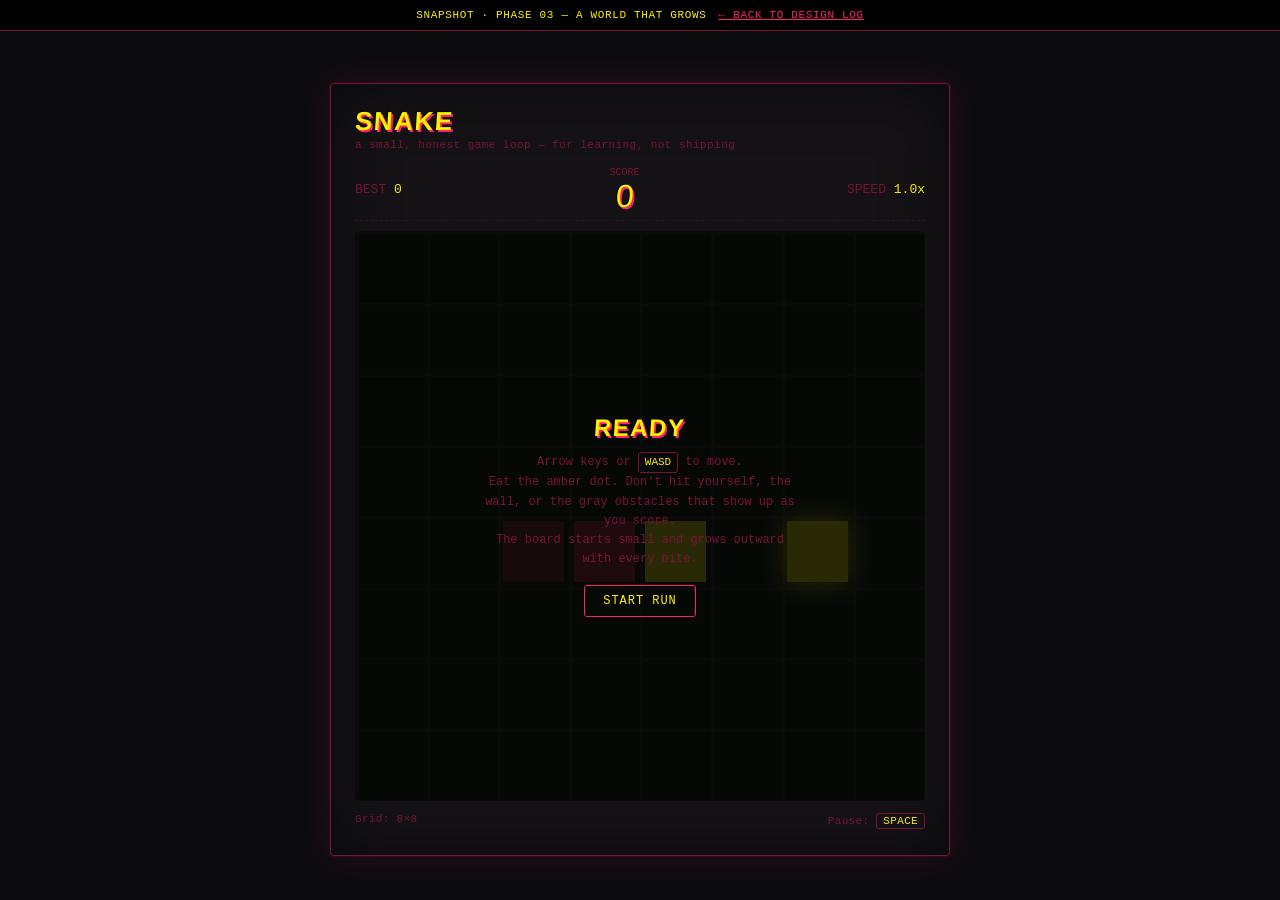
<file: games/snake/versions/v3-expandingworld.html>
<!DOCTYPE html>
<html lang="en">
<head>
<meta charset="UTF-8">
<title>SNAKE // terminal prototype</title>
<style>
  :root{
    --bg: #0c0c0e;
    --panel: #151316;
    --grid-line: #2a1620;
    --phosphor: #ff1f6d;
    --phosphor-dim: #7a1338;
    --phosphor-bright: #fff200;
    --amber: #fff200;
    --danger: #ff2b2b;
    --font-mono: 'Courier New', ui-monospace, Menlo, Consolas, monospace;
    --font-punk: 'Arial Black', 'Impact', Haettenschweiler, sans-serif;

    /* One tunable color per tetromino obstacle shape - tweak freely. */
    --tetromino-i: #4dd9ff;
    --tetromino-o: #ffe14d;
    --tetromino-t: #b26bff;
    --tetromino-s: #6bff8f;
    --tetromino-z: #ff5c5c;
    --tetromino-j: #5c8fff;
    --tetromino-l: #ff9f40;
  }
  * { box-sizing: border-box; }
  html, body{
    margin:0; padding:0; background: var(--bg); color: var(--phosphor);
    font-family: var(--font-mono); min-height: 100%;
    display:flex; align-items:center; justify-content:center;
  }
  .terminal{
    position:relative; width: 620px; max-width: 94vw;
    padding: 22px 24px 26px; background: var(--panel);
    border: 1px solid var(--phosphor-dim); border-radius: 4px;
    box-shadow: 0 0 0 1px rgba(255,31,109,0.08), 0 0 40px rgba(255,31,109,0.12), inset 0 0 60px rgba(0,0,0,0.6);
  }
  .terminal::before{
    content:""; position:absolute; inset:0; pointer-events:none;
    background: repeating-linear-gradient(to bottom, rgba(0,0,0,0) 0px, rgba(0,0,0,0) 2px, rgba(0,0,0,0.18) 3px);
    border-radius: 4px; mix-blend-mode: multiply;
  }
  h1{ margin: 0 0 2px; font-family: var(--font-punk); font-size: 26px; letter-spacing: 0.06em; color: var(--phosphor-bright); text-shadow: 2px 2px 0 var(--phosphor), -1px -1px 0 rgba(0,0,0,0.6); transform: skew(-4deg); }
  .subtitle{ font-size: 11px; color: var(--phosphor-dim); margin-bottom: 16px; letter-spacing: 0.04em; }
  .hud{ display:flex; justify-content:space-between; align-items:center; font-size: 13px; margin-bottom: 10px; padding-bottom: 8px; border-bottom: 1px dashed var(--grid-line); }
  .hud span.label{ color: var(--phosphor-dim); }
  .hud span.value{ color: var(--phosphor-bright); }
  #best.value{ color: var(--amber); }
  .score-block{ display:flex; flex-direction:column; align-items:center; gap: 2px; }
  .score-block .label{ font-size: 10px; }
  .score-value{
    font-family: var(--font-punk); font-size: 32px; line-height:1; color: var(--phosphor-bright);
    text-shadow: 2px 2px 0 var(--phosphor), -1px -1px 0 rgba(0,0,0,0.6); transform: skew(-4deg);
  }
  canvas{
    display:block; width: 100%; aspect-ratio: 1 / 1;
    background-color: #060906;
    border: 1px solid var(--grid-line); border-radius: 2px; image-rendering: pixelated;
  }
  .footline{ display:flex; justify-content:space-between; margin-top: 12px; font-size: 11px; color: var(--phosphor-dim); letter-spacing: 0.03em; }
  .overlay{
    position:absolute; inset: 0; display:none; align-items:center; justify-content:center;
    flex-direction:column; gap: 10px; background: rgba(6,9,6,0.86); border-radius: 4px; text-align:center; padding: 20px;
  }
  .overlay.show{ display:flex; }
  .overlay h2{
    margin:0; font-family: var(--font-punk); font-size: 24px; letter-spacing:0.06em; color: var(--danger);
    text-shadow: 2px 2px 0 var(--phosphor-dim), -1px -1px 0 rgba(0,0,0,0.6); transform: skew(-4deg);
  }
  .overlay.start h2{ color: var(--phosphor-bright); text-shadow: 2px 2px 0 var(--phosphor), -1px -1px 0 rgba(0,0,0,0.6); }
  .overlay p{ margin:0; font-size: 12px; color: var(--phosphor-dim); max-width: 320px; line-height:1.6; }
  .key{ display:inline-block; border: 1px solid var(--phosphor-dim); border-radius: 3px; padding: 1px 6px; color: var(--phosphor-bright); font-size: 11px; }
  button.go{
    margin-top: 6px; background: transparent; border: 1px solid var(--phosphor); color: var(--phosphor-bright);
    font-family: var(--font-mono); letter-spacing: 0.08em; font-size: 12px; padding: 8px 18px; border-radius: 3px; cursor: pointer; text-transform: uppercase;
  }
  button.go:hover{ background: rgba(255,31,109,0.15); box-shadow: 0 0 12px rgba(255,31,109,0.35); }
  @media (max-width: 480px){ h1{ font-size:18px; } .hud{ font-size: 12px; } }

  .snapshot-banner{
    position: fixed; top:0; left:0; right:0; z-index: 50;
    display:flex; align-items:center; justify-content:center; gap:12px;
    padding:9px 16px; background:#000; color:#fff200;
    font-family: var(--font-mono); font-size:11px; letter-spacing:0.06em;
    text-transform: uppercase; border-bottom:1px solid var(--phosphor-dim);
  }
  .snapshot-banner a{ color:#ff1f6d; text-decoration:underline; }
  body{ padding-top: 38px; }
</style>
</head>
<body>

<div class="snapshot-banner">
  Snapshot &middot; Phase 03 &mdash; A world that grows
  <a href="../writeup.html">&larr; back to design log</a>
</div>

<div class="terminal">
  <h1>SNAKE</h1>
  <div class="subtitle">a small, honest game loop &mdash; for learning, not shipping</div>

  <div class="hud">
    <div><span class="label">BEST </span><span class="value" id="best">0</span></div>
    <div class="score-block"><span class="label">SCORE</span><span class="score-value" id="score">0</span></div>
    <div><span class="label">SPEED </span><span class="value" id="speed">1.0x</span></div>
  </div>

  <div style="position:relative;">
    <canvas id="board" width="392" height="392"></canvas>

    <div class="overlay start show" id="startOverlay">
      <h2>READY</h2>
      <p>Arrow keys or <span class="key">WASD</span> to move.<br>Eat the amber dot. Don't hit yourself, the wall, or the gray obstacles that show up as you score.<br>The board starts small and grows outward with every bite.</p>
      <button class="go" id="startBtn">Start Run</button>
    </div>

    <div class="overlay" id="deathOverlay">
      <h2>RUN ENDED</h2>
      <p id="deathReason">You collided with something.</p>
      <button class="go" id="retryBtn">Try Again</button>
    </div>
  </div>

  <div class="footline">
    <span>Grid: <span id="gridInfo">14&times;14</span></span>
    <span>Pause: <span class="key">SPACE</span></span>
  </div>
</div>

<script>
/* =========================================================================
   SNAKE - a deliberately over-commented reference implementation.

   Why over-commented? Because the point of this file isn't just "a game,"
   it's a map you can hold up against Godot / Unity / Unreal later and go
   "oh, THIS part is _process(), THIS part is an input map, THIS part is
   a collision check." The vocabulary changes between engines; the shape
   of the problem does not.

   Six systems, present in nearly every 2D game you'll ever prototype:
     1. CONFIG    - tunable numbers, kept separate from logic
     2. STATE     - the data that fully describes "what's happening now"
     3. AUDIO     - sound generation, triggered as a side effect of state
                    changes (see the playXSfx() calls sprinkled through UPDATE)
     4. INPUT     - reading intent, decoupled from actually moving
     5. UPDATE    - turning input + time into new state (the game loop)
     6. RENDER    - drawing the current state, and only the current state
   ========================================================================= */

// ---- 1. CONFIG -----------------------------------------------------------
// GRID_SIZE is a `let`, not a `const`: the board starts small and grows
// as the game is played (see growGrid, in UPDATE), so it's the one CONFIG
// value that changes during a run instead of staying fixed.
let GRID_SIZE = 8;
const STARTING_GRID_SIZE = 8;

// Every time food is eaten, the board grows by this many cells total -
// split evenly between the two sides of each axis (see growGrid) so it
// expands outward symmetrically instead of just to the bottom-right.
const GRID_GROWTH_PER_FOOD = 2;

const CELL           = 28;
const START_LENGTH   = 3;
const BASE_TICK_MS   = 160;
const SPEEDUP_EVERY  = 5;
const SPEEDUP_FACTOR = 0.92;
const MIN_TICK_MS    = 60;

const OBSTACLE_HEAD_MARGIN = 3;   // obstacles can't spawn within this many cells of the head
const MAX_OBSTACLE_ATTEMPTS = 200; // give up looking for a spot if the board's too crowded
const OBSTACLES_INCREASE_EVERY = 5; // one more obstacle spawns per eat every N points scored

const canvas = document.getElementById('board');
const ctx = canvas.getContext('2d');

// Resizes the canvas element to match the current GRID_SIZE and keeps the
// footline label in sync. The canvas's on-screen CSS size stays fixed
// (see the `canvas` rule in <style>), so raising its pixel resolution here
// makes each cell render smaller without moving anything - that's the
// "camera zooming out" effect growGrid relies on.
function syncCanvasSize(){
  canvas.width = GRID_SIZE * CELL;
  canvas.height = GRID_SIZE * CELL;
  document.getElementById('gridInfo').textContent = GRID_SIZE + '\u00d7' + GRID_SIZE;
}

syncCanvasSize();

const rootStyle = getComputedStyle(document.documentElement);
const GRID_LINE_COLOR = rootStyle.getPropertyValue('--grid-line').trim();
const SNAKE_HEAD_COLOR = rootStyle.getPropertyValue('--phosphor-bright').trim();
const SNAKE_BODY_COLOR = rootStyle.getPropertyValue('--phosphor').trim();
const FOOD_COLOR = rootStyle.getPropertyValue('--amber').trim();

// One color per tetromino shape, read from the tunable CSS variables above.
const TETROMINO_COLORS = {
  I: rootStyle.getPropertyValue('--tetromino-i').trim(),
  O: rootStyle.getPropertyValue('--tetromino-o').trim(),
  T: rootStyle.getPropertyValue('--tetromino-t').trim(),
  S: rootStyle.getPropertyValue('--tetromino-s').trim(),
  Z: rootStyle.getPropertyValue('--tetromino-z').trim(),
  J: rootStyle.getPropertyValue('--tetromino-j').trim(),
  L: rootStyle.getPropertyValue('--tetromino-l').trim(),
};

// Used by RENDER to fade the snake's body toward its tail; lives here next
// to the color constants it operates on.
function withAlpha(hexColor, alpha){
  const hex = hexColor.replace('#', '');
  const r = parseInt(hex.substring(0, 2), 16);
  const g = parseInt(hex.substring(2, 4), 16);
  const b = parseInt(hex.substring(4, 6), 16);
  return 'rgba(' + r + ',' + g + ',' + b + ',' + alpha + ')';
}

const scoreEl = document.getElementById('score');
const bestEl  = document.getElementById('best');
const speedEl = document.getElementById('speed');
const startOverlay = document.getElementById('startOverlay');
const deathOverlay = document.getElementById('deathOverlay');
const deathReason  = document.getElementById('deathReason');

let best = 0;

// ---- 2. STATE --------------------------------------------------------------
let state = null;

function makeInitialState(){
  const mid = Math.floor(GRID_SIZE / 2);
  const snake = [];
  for (let i = 0; i < START_LENGTH; i++){
    snake.push({ x: mid - i, y: mid });
  }
  const obstacles = []; // each entry is { shape, cells }: shape is one of
                         // I/O/T/S/Z/J/L (picks its render color), cells is
                         // that tetromino's 4 {x,y} points
  return {
    snake,
    dir: { x: 1, y: 0 },
    queuedDir: { x: 1, y: 0 },
    obstacles,
    food: spawnFood(snake, obstacles),
    score: 0,
    tickMs: BASE_TICK_MS,
    running: false,
    gameOver: false,
    paused: false,
  };
}

// Two small point-comparison helpers, shared by every "is this cell already
// taken?" check below (food spawning, obstacle spawning, and collisions).
function sameCell(a, b){
  return a.x === b.x && a.y === b.y;
}

function pointInList(cells, point){
  return cells.some(function(cell){ return sameCell(cell, point); });
}

// gameTick uses this to check whether the snake ran into itself.
function pointOnSnake(snake, point){
  return pointInList(snake, point);
}

// Obstacles are stored as { shape, cells } so RENDER can look up each
// shape's color; this flattens them back down to a plain list of cells for
// the overlap checks (food spawning, obstacle spawning, and collisions).
function allObstacleCells(obstacles){
  return obstacles.flatMap(function(obstacle){ return obstacle.cells; });
}

function spawnFood(snake, obstacles){
  const obstacleCells = allObstacleCells(obstacles);
  while (true){
    const candidate = {
      x: Math.floor(Math.random() * GRID_SIZE),
      y: Math.floor(Math.random() * GRID_SIZE),
    };
    if (!pointOnSnake(snake, candidate) && !pointInList(obstacleCells, candidate)){
      return candidate;
    }
  }
}

// The 7 classic tetromino shapes, each as 4 {x,y} cells in their "spawn"
// orientation (the same shapes/orientations Tetris itself starts pieces in).
// spawnObstacle() below picks one at random and rotates it 0-3 times before
// dropping it on the board.
const TETROMINO_SHAPES = {
  I: [{ x: 0, y: 0 }, { x: 1, y: 0 }, { x: 2, y: 0 }, { x: 3, y: 0 }],
  O: [{ x: 0, y: 0 }, { x: 1, y: 0 }, { x: 0, y: 1 }, { x: 1, y: 1 }],
  T: [{ x: 0, y: 0 }, { x: 1, y: 0 }, { x: 2, y: 0 }, { x: 1, y: 1 }],
  S: [{ x: 1, y: 0 }, { x: 2, y: 0 }, { x: 0, y: 1 }, { x: 1, y: 1 }],
  Z: [{ x: 0, y: 0 }, { x: 1, y: 0 }, { x: 1, y: 1 }, { x: 2, y: 1 }],
  J: [{ x: 0, y: 0 }, { x: 0, y: 1 }, { x: 1, y: 1 }, { x: 2, y: 1 }],
  L: [{ x: 2, y: 0 }, { x: 0, y: 1 }, { x: 1, y: 1 }, { x: 2, y: 1 }],
};

// Rotates a shape 90° clockwise around the origin, then shifts it back so
// its top-left corner sits at (0,0) again - otherwise repeated rotations
// would drift into negative coordinates.
function rotateShapeOnce(cells){
  const rotated = cells.map(function(c){ return { x: -c.y, y: c.x }; });
  const minX = Math.min.apply(null, rotated.map(function(c){ return c.x; }));
  const minY = Math.min.apply(null, rotated.map(function(c){ return c.y; }));
  return rotated.map(function(c){ return { x: c.x - minX, y: c.y - minY }; });
}

function randomlyRotatedShape(baseCells){
  const quarterTurns = Math.floor(Math.random() * 4); // 0-3, i.e. 0/90/180/270 degrees
  let cells = baseCells;
  for (let i = 0; i < quarterTurns; i++){
    cells = rotateShapeOnce(cells);
  }
  return cells;
}

// Picks a random tetromino shape, rotates it randomly, then keeps re-rolling
// a random position on the board until it finds one that clears the snake,
// the food, and every existing obstacle - including a safety margin around
// the snake's head so a new obstacle can never spawn somewhere unavoidable.
// Returns null if the board is too crowded to find a spot in time, in which
// case the caller just skips adding one this round.
function spawnObstacle(currentState){
  const head = currentState.snake[0];
  const obstacleCells = allObstacleCells(currentState.obstacles);
  const shapeNames = Object.keys(TETROMINO_SHAPES);

  function tooCloseToHead(cell){
    const distance = Math.max(Math.abs(cell.x - head.x), Math.abs(cell.y - head.y));
    return distance <= OBSTACLE_HEAD_MARGIN;
  }

  function isBlocked(cell){
    return tooCloseToHead(cell) ||
      pointOnSnake(currentState.snake, cell) ||
      sameCell(cell, currentState.food) ||
      pointInList(obstacleCells, cell);
  }

  for (let attempt = 0; attempt < MAX_OBSTACLE_ATTEMPTS; attempt++){
    const shapeName = shapeNames[Math.floor(Math.random() * shapeNames.length)];
    const shape = randomlyRotatedShape(TETROMINO_SHAPES[shapeName]);
    const width = Math.max.apply(null, shape.map(function(c){ return c.x; })) + 1;
    const height = Math.max.apply(null, shape.map(function(c){ return c.y; })) + 1;

    const originX = Math.floor(Math.random() * (GRID_SIZE - width + 1));
    const originY = Math.floor(Math.random() * (GRID_SIZE - height + 1));
    const cells = shape.map(function(c){ return { x: originX + c.x, y: originY + c.y }; });

    if (!cells.some(isBlocked)) return { shape: shapeName, cells: cells };
  }
  return null;
}

// ---- 3. AUDIO (synthesized SFX, no external files) -----------------------
let audioCtx = null;

function getAudioCtx(){
  if (!audioCtx) audioCtx = new (window.AudioContext || window.webkitAudioContext)();
  if (audioCtx.state === 'suspended') audioCtx.resume();
  return audioCtx;
}

// A tanh waveshaper is a cheap, convincing stand-in for the fuzz/distortion
// pedals that give punk guitar its snarl. The curve only depends on `amount`,
// and we only ever call this with a handful of fixed amounts, so cache each
// curve the first time it's built instead of recomputing 4096 tanh() calls
// on every single SFX trigger.
const distortionCurveCache = new Map();

function getDistortionCurve(amount){
  if (!distortionCurveCache.has(amount)){
    const n = 4096;
    const curve = new Float32Array(n);
    for (let i = 0; i < n; i++){
      const x = (i * 2) / n - 1;
      curve[i] = Math.tanh(x * amount);
    }
    distortionCurveCache.set(amount, curve);
  }
  return distortionCurveCache.get(amount);
}

function makeDistortion(amount){
  const shaper = getAudioCtx().createWaveShaper();
  shaper.curve = getDistortionCurve(amount);
  shaper.oversample = '4x';
  return shaper;
}

function playTone(freq, duration, opts){
  opts = opts || {};
  const ctxA = getAudioCtx();
  const now = ctxA.currentTime;
  const osc = ctxA.createOscillator();
  const gain = ctxA.createGain();

  osc.type = opts.type || 'square';
  osc.frequency.setValueAtTime(freq, now);
  if (opts.glideTo){
    osc.frequency.exponentialRampToValueAtTime(opts.glideTo, now + duration);
  }

  const peak = opts.gain != null ? opts.gain : 0.2;
  gain.gain.setValueAtTime(0.0001, now);
  gain.gain.exponentialRampToValueAtTime(peak, now + 0.006);
  gain.gain.exponentialRampToValueAtTime(0.0001, now + duration);

  if (opts.distort){
    const shaper = makeDistortion(opts.distort);
    osc.connect(shaper);
    shaper.connect(gain);
  } else {
    osc.connect(gain);
  }
  gain.connect(ctxA.destination);

  osc.start(now);
  osc.stop(now + duration + 0.02);
}

// Every noise burst plays a slice of one shared buffer of white noise,
// generated once on first use, instead of allocating and re-randomizing a
// fresh buffer on every eat/death sound. `NOISE_BUFFER_SECONDS` just needs
// to be at least as long as the longest burst we ever play.
const NOISE_BUFFER_SECONDS = 1;
let noiseBuffer = null;

function getNoiseBuffer(ctxA){
  if (!noiseBuffer){
    const length = Math.floor(ctxA.sampleRate * NOISE_BUFFER_SECONDS);
    noiseBuffer = ctxA.createBuffer(1, length, ctxA.sampleRate);
    const data = noiseBuffer.getChannelData(0);
    for (let i = 0; i < length; i++){
      data[i] = Math.random() * 2 - 1;
    }
  }
  return noiseBuffer;
}

function playNoiseBurst(duration, opts){
  opts = opts || {};
  const ctxA = getAudioCtx();
  const now = ctxA.currentTime;

  const src = ctxA.createBufferSource();
  src.buffer = getNoiseBuffer(ctxA);

  const filter = ctxA.createBiquadFilter();
  filter.type = opts.filterType || 'lowpass';
  filter.frequency.setValueAtTime(opts.filterFreqStart || 4000, now);
  if (opts.filterFreqEnd != null){
    filter.frequency.exponentialRampToValueAtTime(opts.filterFreqEnd, now + duration);
  }

  const gain = ctxA.createGain();
  const peak = opts.gain != null ? opts.gain : 0.3;
  gain.gain.setValueAtTime(peak, now);
  gain.gain.exponentialRampToValueAtTime(0.0001, now + duration);

  src.connect(filter);
  filter.connect(gain);
  gain.connect(ctxA.destination);

  // `duration` here (the 3rd start() arg) plays only a slice of the shared
  // buffer, even though the buffer itself is a full second long.
  src.start(now, 0, duration);
  src.stop(now + duration + 0.02);
}

// Plays a melody: one entry of `notes` every `spacingMs`, each rendered by
// playTone() for `duration` seconds. `makeOpts(freq, i)` returns the
// playTone() options for that note, so eat/death can each vary gain, pitch
// glide, etc. per note while sharing the same scheduling mechanics.
function playNoteSequence(notes, spacingMs, duration, makeOpts){
  notes.forEach(function(freq, i){
    setTimeout(function(){
      playTone(freq, duration, makeOpts(freq, i));
    }, i * spacingMs);
  });
}

function playMoveSfx(){
  playTone(160 + Math.random() * 40, 0.035, { type: 'square', gain: 0.05 });
}

function playEatSfx(){
  // bright ascending triad (C5-E5-A5), each note punchier than the last
  playNoteSequence([523.25, 659.25, 880], 55, 0.09, function(freq, i){
    return { type: 'square', gain: 0.16 + i * 0.04, distort: 5 };
  });
  // high shimmer on top for extra sparkle
  setTimeout(function(){
    playNoiseBurst(0.1, { gain: 0.12, filterType: 'highpass', filterFreqStart: 6000, filterFreqEnd: 9000 });
  }, 150);
}

function playStartSfx(){
  playTone(110,    0.25, { type: 'sawtooth', gain: 0.22, distort: 6 });
  playTone(164.81, 0.25, { type: 'sawtooth', gain: 0.16, distort: 6 });
}

function playDeathSfx(){
  playNoiseBurst(0.4, { gain: 0.28, filterFreqStart: 3500, filterFreqEnd: 200 });

  // extended 3-note descending "sad trombone" failure motif, each note
  // sagging further downward as it decays
  playNoteSequence([220, 174.61, 110], 170, 0.32, function(freq){
    return { type: 'sawtooth', gain: 0.22, distort: 8, glideTo: freq * 0.7 };
  });
}

// ---- 4. INPUT ------------------------------------------------------------
const DIRS = {
  ArrowUp:    { x: 0, y: -1 }, w: { x: 0, y: -1 },
  ArrowDown:  { x: 0, y: 1 },  s: { x: 0, y: 1 },
  ArrowLeft:  { x: -1, y: 0 }, a: { x: -1, y: 0 },
  ArrowRight: { x: 1, y: 0 },  d: { x: 1, y: 0 },
};

window.addEventListener('keydown', function(e){
  if (e.key === ' '){
    e.preventDefault();
    togglePause();
    return;
  }
  const wanted = DIRS[e.key] || DIRS[e.key.toLowerCase()];
  if (!wanted) return;

  if (state && state.gameOver){
    e.preventDefault();
    startRun();
    return;
  }
  if (!state || !state.running || state.paused) return;

  const isReversal = wanted.x === -state.dir.x && wanted.y === -state.dir.y;
  if (!isReversal){
    state.queuedDir = wanted;
    e.preventDefault();
  }
});

function togglePause(){
  if (!state || !state.running || state.gameOver) return;
  state.paused = !state.paused;
}

// ---- 5. UPDATE (the game loop) -------------------------------------------

// Called each time food is eaten. Adds GRID_GROWTH_PER_FOOD cells to the
// board and pushes every existing snake segment and obstacle cell outward
// by half that amount on both axes, so the whole layout stays exactly
// where it was relative to itself - only new empty space appears around
// the edges. (state.food isn't shifted: it's about to be replaced by a
// fresh spawnFood() call using the new, larger GRID_SIZE anyway.)
function growGrid(){
  const pad = GRID_GROWTH_PER_FOOD / 2;
  function pushOutward(cell){ cell.x += pad; cell.y += pad; }

  state.snake.forEach(pushOutward);
  state.obstacles.forEach(function(obstacle){ obstacle.cells.forEach(pushOutward); });

  GRID_SIZE += GRID_GROWTH_PER_FOOD;
  syncCanvasSize();
}

// How many obstacles to drop per food eaten at a given score: starts at 1,
// then gains one more every OBSTACLES_INCREASE_EVERY points.
function obstaclesPerEat(score){
  return 1 + Math.floor(score / OBSTACLES_INCREASE_EVERY);
}

let tickHandle = null;

function scheduleNextTick(){
  clearTimeout(tickHandle);
  tickHandle = setTimeout(gameTick, state.tickMs);
}

function gameTick(){
  if (!state.running || state.gameOver){ return; }
  if (state.paused){ scheduleNextTick(); return; }

  state.dir = state.queuedDir;

  const head = state.snake[0];
  const newHead = { x: head.x + state.dir.x, y: head.y + state.dir.y };

  const hitWall = newHead.x < 0 || newHead.x >= GRID_SIZE || newHead.y < 0 || newHead.y >= GRID_SIZE;
  const hitSelf = pointOnSnake(state.snake, newHead);
  const hitObstacle = pointInList(allObstacleCells(state.obstacles), newHead);

  if (hitWall || hitSelf || hitObstacle){
    let reason = 'You ran into the wall.';
    if (hitSelf) reason = 'You ran into your own tail.';
    if (hitObstacle) reason = 'You hit an obstacle.';
    endGame(reason);
    return;
  }

  state.snake.unshift(newHead);

  const ateFood = newHead.x === state.food.x && newHead.y === state.food.y;
  if (ateFood){
    state.score += 1;
    scoreEl.textContent = state.score;
    growGrid();
    state.food = spawnFood(state.snake, state.obstacles);
    playEatSfx(); // AUDIO reacting to this state transition

    if (state.score % SPEEDUP_EVERY === 0){
      state.tickMs = Math.max(MIN_TICK_MS, Math.round(state.tickMs * SPEEDUP_FACTOR));
      speedEl.textContent = (BASE_TICK_MS / state.tickMs).toFixed(1) + 'x';
    }

    for (let i = 0; i < obstaclesPerEat(state.score); i++){
      const obstacle = spawnObstacle(state);
      if (obstacle) state.obstacles.push(obstacle);
    }
  } else {
    state.snake.pop();
    playMoveSfx(); // AUDIO reacting to this state transition
  }

  scheduleNextTick();
}

function endGame(reason){
  state.running = false;
  state.gameOver = true;
  best = Math.max(best, state.score);
  bestEl.textContent = best;
  deathReason.textContent = reason;
  deathOverlay.classList.add('show');
  playDeathSfx(); // AUDIO reacting to this state transition
}

function startRun(){
  GRID_SIZE = STARTING_GRID_SIZE;
  syncCanvasSize();
  state = makeInitialState();
  state.running = true;
  scoreEl.textContent = 0;
  speedEl.textContent = '1.0x';
  startOverlay.classList.remove('show');
  deathOverlay.classList.remove('show');
  playStartSfx(); // AUDIO reacting to this state transition
  scheduleNextTick();
  requestAnimationFrame(renderLoop);
}

document.getElementById('startBtn').addEventListener('click', startRun);
document.getElementById('retryBtn').addEventListener('click', startRun);

// ---- 6. RENDER -------------------------------------------------------------
function renderLoop(){
  draw();
  if (state && state.running){
    requestAnimationFrame(renderLoop);
  }
}

function draw(){
  ctx.clearRect(0, 0, canvas.width, canvas.height);
  drawGrid();
  if (!state) return;

  state.obstacles.forEach(function(obstacle){
    const color = TETROMINO_COLORS[obstacle.shape];
    obstacle.cells.forEach(function(cell){ drawCell(cell.x, cell.y, color, false); });
  });

  drawCell(state.food.x, state.food.y, FOOD_COLOR, true);

  state.snake.forEach(function(seg, i){
    const isHead = i === 0;
    const t = i / Math.max(1, state.snake.length - 1);
    const alpha = 1 - t * 0.55;
    const color = isHead ? SNAKE_HEAD_COLOR : withAlpha(SNAKE_BODY_COLOR, alpha);
    drawCell(seg.x, seg.y, color, false);
  });
}

// Drawn in canvas (not a CSS background) so the lines land exactly on cell
// boundaries using the same GRID_SIZE/CELL math as the snake and food -
// a CSS grid image is tiled independently and drifts out of alignment
// whenever the canvas gets stretched to fit its container.
function drawGrid(){
  ctx.strokeStyle = GRID_LINE_COLOR;
  ctx.lineWidth = 1;
  ctx.beginPath();
  for (let i = 0; i <= GRID_SIZE; i++){
    const p = i * CELL + 0.5;
    ctx.moveTo(p, 0);
    ctx.lineTo(p, canvas.height);
    ctx.moveTo(0, p);
    ctx.lineTo(canvas.width, p);
  }
  ctx.stroke();
}

function drawCell(gx, gy, color, glow){
  const x = gx * CELL, y = gy * CELL;
  ctx.fillStyle = color;
  if (glow){
    ctx.shadowColor = color;
    ctx.shadowBlur = 10;
  } else {
    ctx.shadowBlur = 0;
  }
  const pad = 2;
  ctx.fillRect(x + pad, y + pad, CELL - pad * 2, CELL - pad * 2);
  ctx.shadowBlur = 0;
}

state = makeInitialState();
draw();
</script>
</body>
</html>
</file>
<file: shared/style.css>
/* ============================================================
   Portfolio shared stylesheet — clean editorial system
   ============================================================ */

@import url('https://fonts.googleapis.com/css2?family=Fraunces:ital,opsz,wght@0,9..144,400;0,9..144,500;0,9..144,600;1,9..144,500&family=Inter:wght@400;500;600&display=swap');

:root {
  --bg: #FAF9F6;
  --surface: #FFFFFF;
  --border: #E5E1D8;
  --text: #201F1D;
  --text-dim: #79746B;
  --accent: #B2502A;
  --accent-soft: #F4E4DB;
  --ok: #5C7A5E;
  --ok-soft: #E7ECE3;

  --serif: 'Fraunces', Georgia, 'Times New Roman', serif;
  --sans: 'Inter', -apple-system, BlinkMacSystemFont, 'Segoe UI', sans-serif;

  --radius: 0;
}

* { box-sizing: border-box; }

html { scroll-behavior: smooth; }

body {
  margin: 0;
  background: var(--bg);
  color: var(--text);
  font-family: var(--sans);
  line-height: 1.6;
  -webkit-font-smoothing: antialiased;
}

@media (prefers-reduced-motion: reduce) {
  * { animation: none !important; transition: none !important; }
}

a { color: var(--accent); text-decoration: none; }
a:hover { text-decoration: underline; }
a:focus-visible, button:focus-visible {
  outline: 2px solid var(--accent);
  outline-offset: 2px;
}

.eyebrow {
  font-family: var(--sans);
  font-weight: 600;
  font-size: 0.75rem;
  letter-spacing: 0.12em;
  text-transform: uppercase;
  color: var(--accent);
}

h1, h2, h3 {
  font-family: var(--serif);
  font-weight: 500;
  margin: 0;
  letter-spacing: -0.01em;
  line-height: 1.15;
}

.container {
  max-width: 1040px;
  margin: 0 auto;
  padding: 0 24px;
}

/* ---------- Panel: elevated surface ---------- */

.panel {
  background: var(--surface);
  border-radius: var(--radius);
  padding: 28px;
  box-shadow: 0 1px 2px rgba(32, 31, 29, 0.05), 0 10px 24px rgba(32, 31, 29, 0.07);
  transition: box-shadow 0.15s ease, transform 0.15s ease;
}
.panel:hover {
  box-shadow: 0 4px 8px rgba(32, 31, 29, 0.06), 0 16px 32px rgba(32, 31, 29, 0.1);
  transform: translateY(-2px);
}

/* ---------- Top nav ---------- */

.site-nav {
  display: flex;
  align-items: center;
  justify-content: space-between;
  padding: 24px 0;
  border-bottom: 1px solid var(--border);
  margin-bottom: 8px;
}

.site-nav .brand {
  font-family: var(--sans);
  font-weight: 600;
  font-size: 0.95rem;
  letter-spacing: 0.02em;
  color: var(--text);
}

.site-nav .brand span { color: var(--text-dim); font-weight: 400; }

.site-nav a.back {
  font-family: var(--sans);
  font-size: 0.85rem;
  color: var(--text-dim);
}
.site-nav a.back:hover { color: var(--accent); }

/* ---------- Buttons ---------- */

.btn {
  display: inline-block;
  font-family: var(--sans);
  font-weight: 500;
  font-size: 0.85rem;
  letter-spacing: 0.02em;
  padding: 11px 20px;
  border: 1px solid var(--text);
  border-radius: var(--radius);
  color: var(--bg);
  background: var(--text);
  cursor: pointer;
  transition: background 0.15s ease, color 0.15s ease, border-color 0.15s ease;
}
.btn:hover {
  background: var(--accent);
  border-color: var(--accent);
  color: var(--bg);
  text-decoration: none;
}

.btn.ghost {
  border-color: var(--border);
  color: var(--text-dim);
  background: transparent;
}
.btn.ghost:hover {
  background: var(--surface);
  border-color: var(--text-dim);
  color: var(--text);
}

footer {
  margin-top: 80px;
  padding: 32px 0 60px;
  border-top: 1px solid var(--border);
  color: var(--text-dim);
  font-family: var(--sans);
  font-size: 0.85rem;
}
</file>
